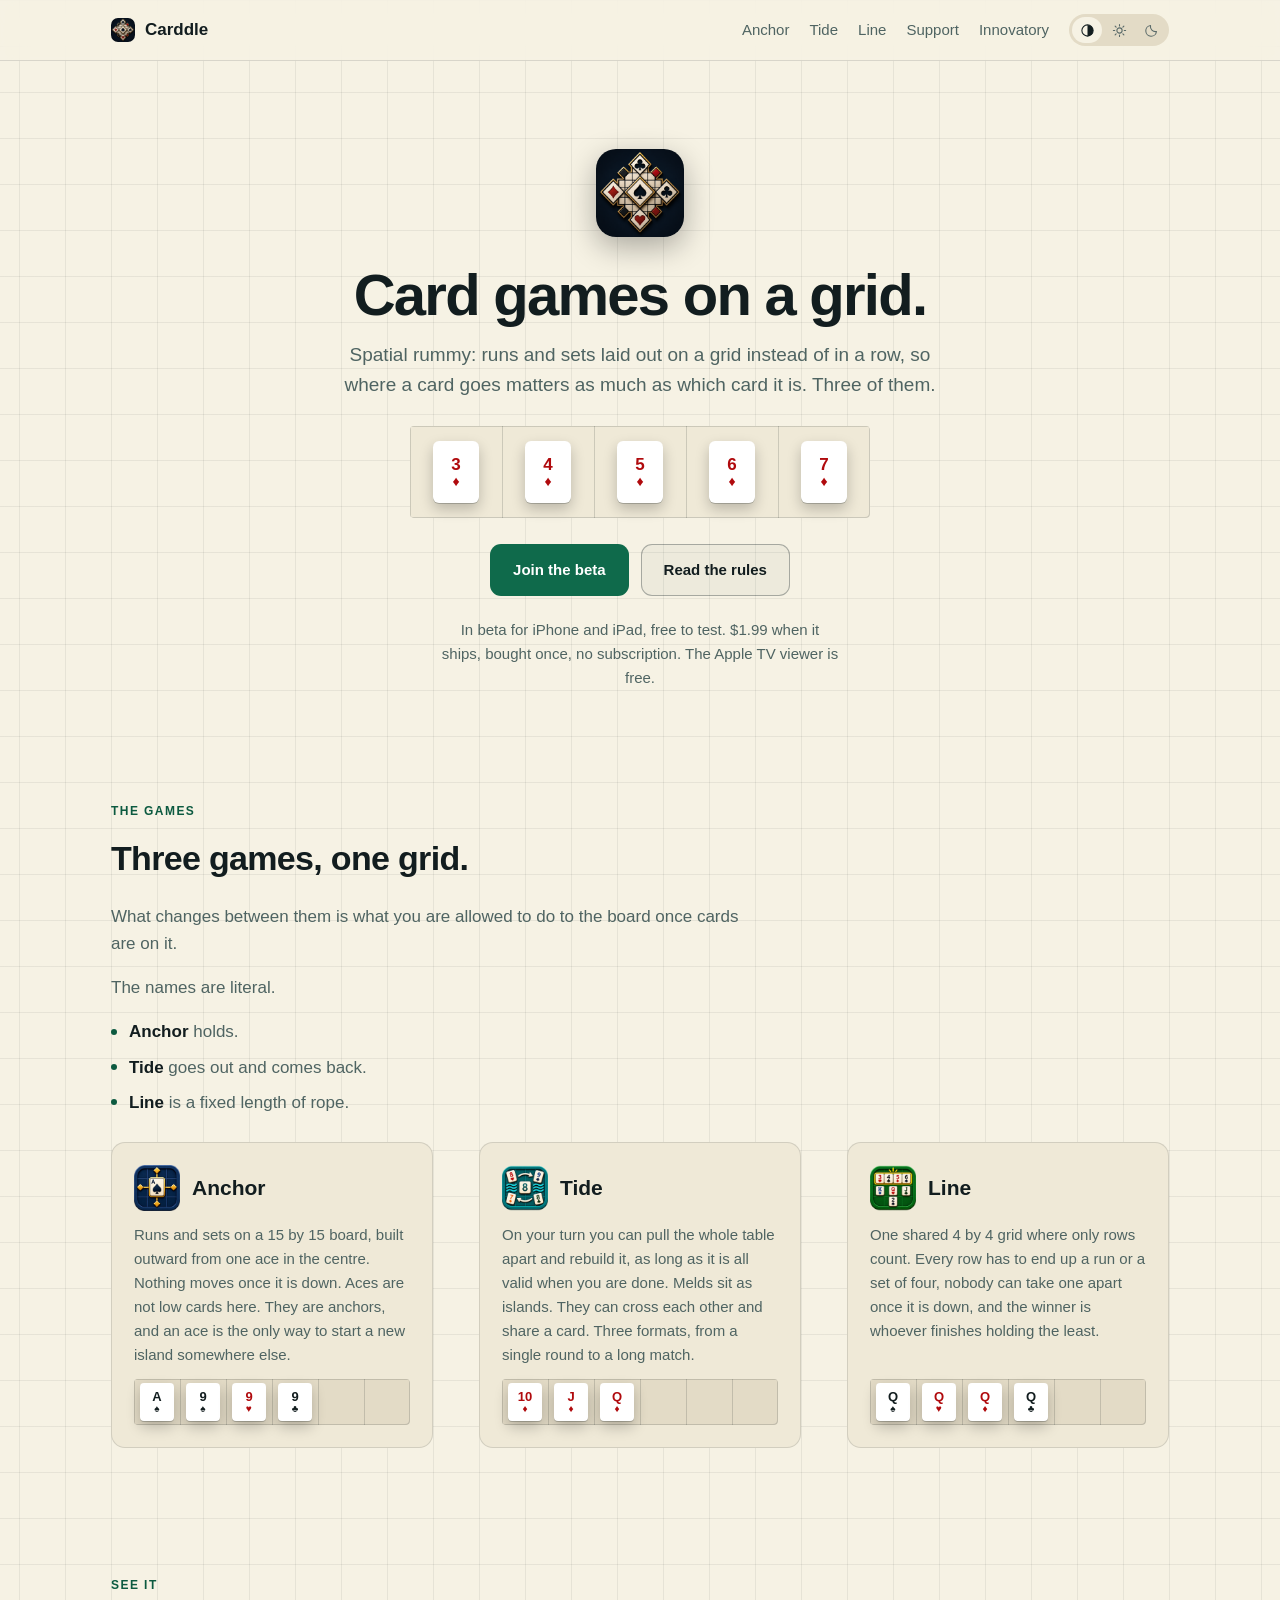
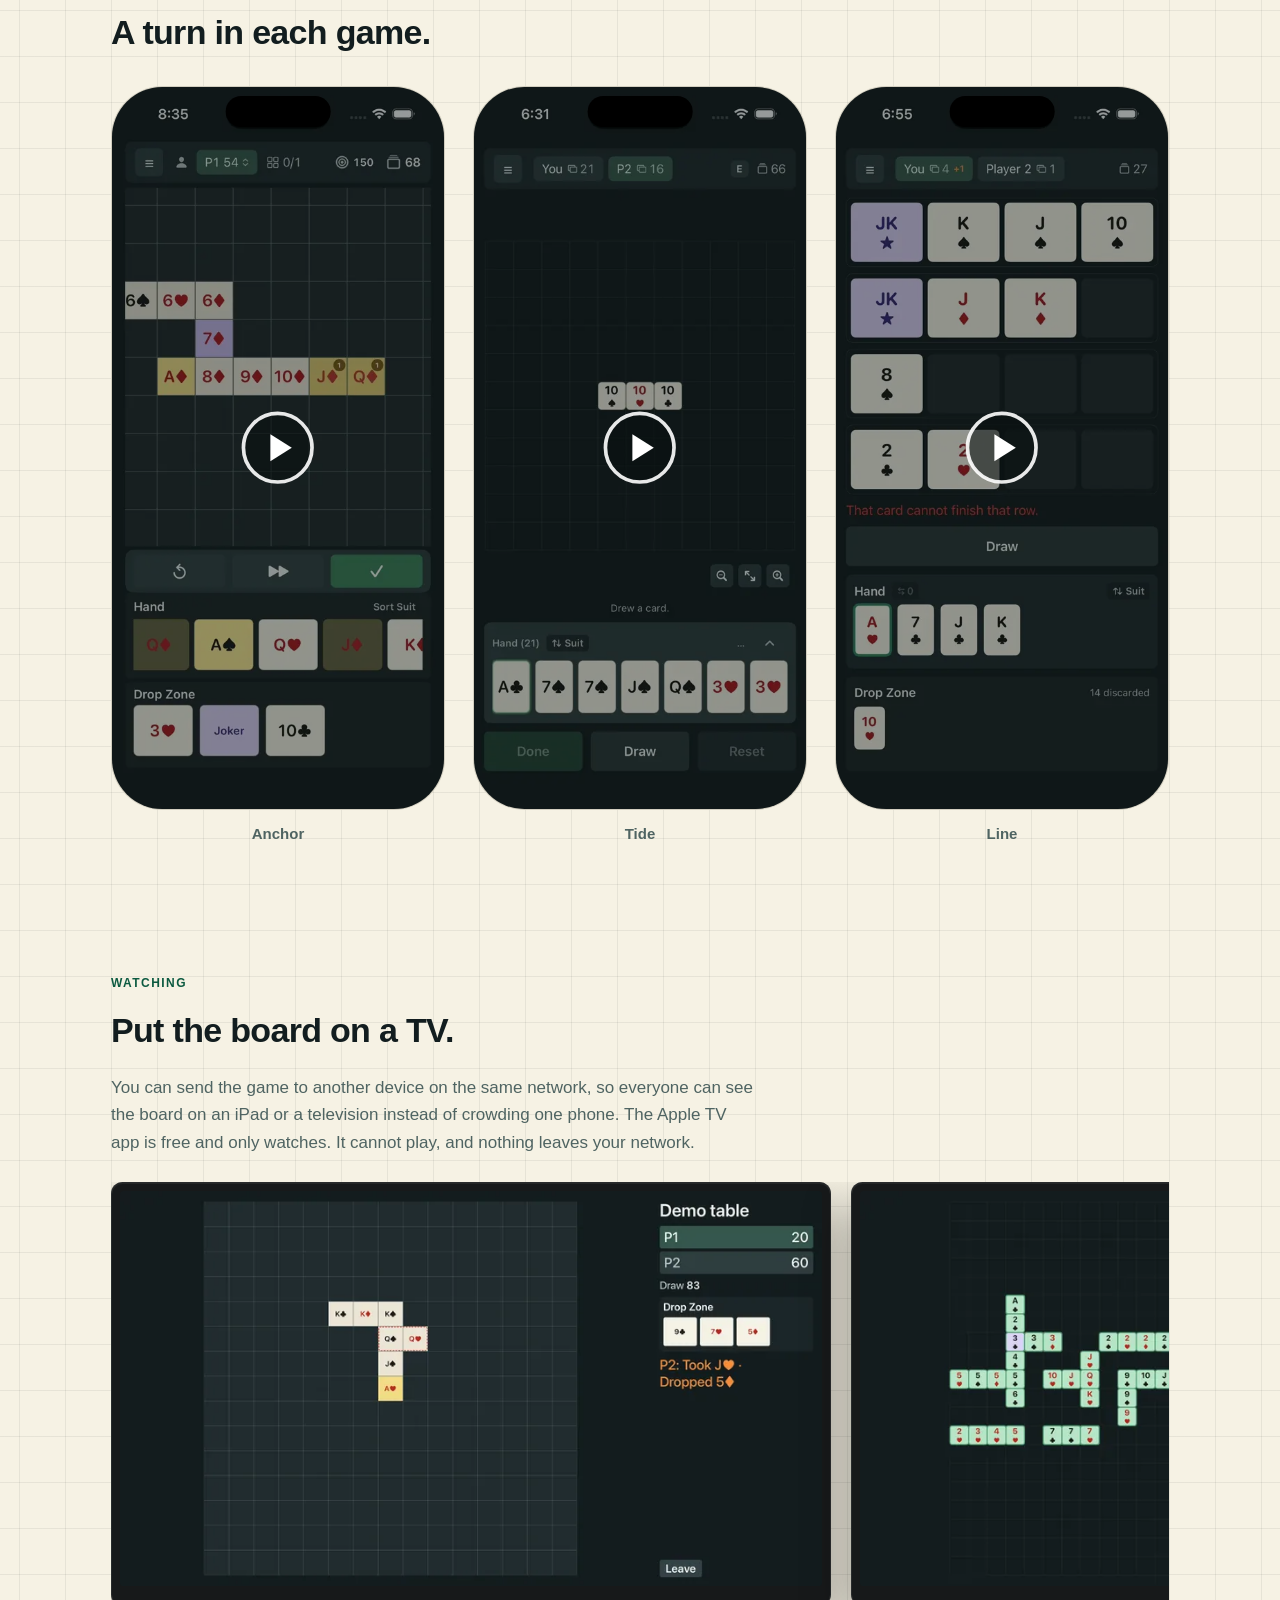
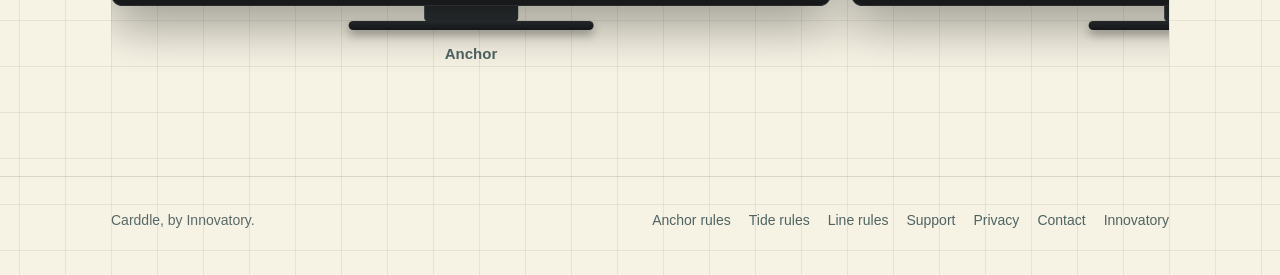
<file: index.html>
<!DOCTYPE html>
<html lang="en">
<head>
  <meta charset="UTF-8" />
  <meta name="viewport" content="width=device-width, initial-scale=1.0" />
  <title>Carddle</title>
  <meta name="description" content="Spatial rummy. Three card games where runs and sets are laid out on a grid, and where you play a card matters as much as which card it is." />
  <link rel="canonical" href="https://carddle.net/" />
  <link rel="icon" href="assets/logo-128.png" type="image/png" />
  <link rel="apple-touch-icon" href="assets/logo-256.png" />
  <link rel="stylesheet" href="carddle.css" />
  <meta name="theme-color" content="#121d1f" />
  <script src="theme.js"></script>

  <meta property="og:type" content="website" />
  <meta property="og:title" content="Carddle" />
  <meta property="og:description" content="Spatial rummy. Three card games where runs and sets are laid out on a grid, and where you play a card matters as much as which card it is." />
  <meta property="og:url" content="https://carddle.net/" />
  <meta property="og:image" content="https://carddle.net/assets/og.jpg" />
  <meta property="og:image:width" content="1200" />
  <meta property="og:image:height" content="630" />
  <meta name="twitter:card" content="summary_large_image" />
</head>
<body class="home">
  <a class="skip" href="#main">Skip to content</a>

  <nav class="nav">
    <div class="wrap nav-inner">
      <a class="nav-home" href="./">
        <img src="assets/logo-64.png" alt="" width="24" height="24" />
        <span class="nav-word">Carddle</span>
      </a>
      <div class="nav-links">
        <a href="anchor/">Anchor</a>
        <a href="tide/">Tide</a>
        <a href="line/">Line</a>
        <a href="support/" class="optional">Support</a>
        <a href="https://innovatory.xyz/" class="optional">Innovatory</a>
        <span class="theme-mount" data-theme-mount></span>
      </div>
    </div>
  </nav>

  <main id="main">
    <header class="hero">
      <div class="wrap">
        <img class="mark" src="assets/logo-256.png" alt="" width="88" height="88" />
        <h1>Card games on a grid.</h1>
        <p class="sub">
          Spatial rummy: runs and sets laid out on a grid instead of in a row, so where a
          card goes matters as much as which card it is. Three of them.
        </p>

        <div class="meld board" aria-hidden="true" style="margin-bottom:26px">
          <span class="card red"><span class="r">3</span><span class="s">&diams;</span></span>
          <span class="card red"><span class="r">4</span><span class="s">&diams;</span></span>
          <span class="card red"><span class="r">5</span><span class="s">&diams;</span></span>
          <span class="card red"><span class="r">6</span><span class="s">&diams;</span></span>
          <span class="card red"><span class="r">7</span><span class="s">&diams;</span></span>
        </div>

        <!-- Public TestFlight link. Builds expire 90 days after upload. -->
        <div class="cta-row">
          <a class="btn btn-primary" href="https://testflight.apple.com/join/eAvEjyvt">Join the beta</a>
          <a class="btn btn-ghost" href="anchor/">Read the rules</a>
        </div>

        <p class="avail">
          In beta for iPhone and iPad, free to test. $1.99 when it ships, bought once, no
          subscription. The Apple&nbsp;TV viewer is free.
        </p>
      </div>
    </header>

    <section class="section">
      <div class="wrap">
        <p class="kicker">The games</p>
        <h2>Three games, one grid.</h2>
        <p class="lede">
          What changes between them is what you are allowed to do to the board once cards
          are on it.
        </p>
        <p class="lede">The names are literal.</p>
        <ul class="names">
          <li><strong>Anchor</strong> holds.</li>
          <li><strong>Tide</strong> goes out and comes back.</li>
          <li><strong>Line</strong> is a fixed length of rope.</li>
        </ul>

        <div class="games">
          <a class="game" href="anchor/">
            <div class="game-head">
              <img src="assets/games/anchor-128.png" alt="" class="game-icon"
                   width="46" height="46" loading="lazy" />
              <h3>Anchor</h3>
            </div>
            <p>
              Runs and sets on a 15 by 15 board, built outward from one ace in the centre.
              Nothing moves once it is down. Aces are not low cards here. They are anchors,
              and an ace is the only way to start a new island somewhere else.
            </p>
            <div class="meld demo board" aria-hidden="true">
              <span class="card small"><span class="r">A</span><span class="s">&spades;</span></span>
              <span class="card small"><span class="r">9</span><span class="s">&spades;</span></span>
              <span class="card small red"><span class="r">9</span><span class="s">&hearts;</span></span>
              <span class="card small"><span class="r">9</span><span class="s">&clubs;</span></span>
            </div>
          </a>

          <a class="game" href="tide/">
            <div class="game-head">
              <img src="assets/games/tide-128.png" alt="" class="game-icon"
                   width="46" height="46" loading="lazy" />
              <h3>Tide</h3>
            </div>
            <p>
              On your turn you can pull the whole table apart and rebuild it, as long as it
              is all valid when you are done. Melds sit as islands. They can cross each
              other and share a card. Three formats, from a single round to a long match.
            </p>
            <div class="meld demo board" aria-hidden="true">
              <span class="card small red"><span class="r">10</span><span class="s">&diams;</span></span>
              <span class="card small red"><span class="r">J</span><span class="s">&diams;</span></span>
              <span class="card small red"><span class="r">Q</span><span class="s">&diams;</span></span>
            </div>
          </a>

          <a class="game" href="line/">
            <div class="game-head">
              <img src="assets/games/line-128.png" alt="" class="game-icon"
                   width="46" height="46" loading="lazy" />
              <h3>Line</h3>
            </div>
            <p>
              One shared 4 by 4 grid where only rows count. Every row has to end up a run
              or a set of four, nobody can take one apart once it is down, and the winner
              is whoever finishes holding the least.
            </p>
            <div class="meld demo board" aria-hidden="true">
              <span class="card small"><span class="r">Q</span><span class="s">&spades;</span></span>
              <span class="card small red"><span class="r">Q</span><span class="s">&hearts;</span></span>
              <span class="card small red"><span class="r">Q</span><span class="s">&diams;</span></span>
              <span class="card small"><span class="r">Q</span><span class="s">&clubs;</span></span>
            </div>
          </a>
        </div>
      </div>
    </section>

    <section class="section" aria-labelledby="see-heading">
      <div class="wrap">
        <p class="kicker">See it</p>
        <h2 id="see-heading">A turn in each game.</h2>
        <div class="clips">
          <figure class="clip">
            <div class="clip-frame">
              <video src="assets/shots/anchor.mp4" poster="assets/shots/anchor-poster.webp"
                     muted playsinline preload="auto"
                     aria-label="Anchor being played"></video>
              <button class="clip-play" type="button" data-name="Anchor" aria-label="Play Anchor">
                <svg viewBox="0 0 24 24" aria-hidden="true" focusable="false">
                  <circle cx="12" cy="12" r="11.2" />
                  <path class="i-play" d="M9.6 7.6 L16.6 12 L9.6 16.4 Z" />
                  <path class="i-pause" d="M9.4 7.8h1.9v8.4H9.4z M12.7 7.8h1.9v8.4h-1.9z" />
                </svg>
              </button>
            </div>
            <figcaption>Anchor</figcaption>
          </figure>
          <figure class="clip">
            <div class="clip-frame">
              <video src="assets/shots/tide.mp4" poster="assets/shots/tide-poster.webp"
                     muted playsinline preload="auto"
                     aria-label="Tide being played"></video>
              <button class="clip-play" type="button" data-name="Tide" aria-label="Play Tide">
                <svg viewBox="0 0 24 24" aria-hidden="true" focusable="false">
                  <circle cx="12" cy="12" r="11.2" />
                  <path class="i-play" d="M9.6 7.6 L16.6 12 L9.6 16.4 Z" />
                  <path class="i-pause" d="M9.4 7.8h1.9v8.4H9.4z M12.7 7.8h1.9v8.4h-1.9z" />
                </svg>
              </button>
            </div>
            <figcaption>Tide</figcaption>
          </figure>
          <figure class="clip">
            <div class="clip-frame">
              <video src="assets/shots/line.mp4" poster="assets/shots/line-poster.webp"
                     muted playsinline preload="auto"
                     aria-label="Line being played"></video>
              <button class="clip-play" type="button" data-name="Line" aria-label="Play Line">
                <svg viewBox="0 0 24 24" aria-hidden="true" focusable="false">
                  <circle cx="12" cy="12" r="11.2" />
                  <path class="i-play" d="M9.6 7.6 L16.6 12 L9.6 16.4 Z" />
                  <path class="i-pause" d="M9.4 7.8h1.9v8.4H9.4z M12.7 7.8h1.9v8.4h-1.9z" />
                </svg>
              </button>
            </div>
            <figcaption>Line</figcaption>
          </figure>
        </div>
      </div>
    </section>

    <section class="section">
      <div class="wrap">
        <p class="kicker">Watching</p>
        <h2>Put the board on a TV.</h2>
        <p class="lede">
          You can send the game to another device on the same network, so everyone can see
          the board on an iPad or a television instead of crowding one phone. The Apple TV
          app is free and only watches. It cannot play, and nothing leaves your network.
        </p>

        <div class="tv-strip" tabindex="0" role="group"
             aria-label="The three games shown on an Apple TV. Scroll sideways.">
          <figure class="tv">
            <div class="tv-set">
              <div class="tv-screen">
                <img src="assets/shots/tv-anchor-800.webp"
                   srcset="assets/shots/tv-anchor-800.webp 800w, assets/shots/tv-anchor-1600.webp 1600w"
                   sizes="(max-width: 760px) 88vw, 720px"
                   width="800" height="450" alt="Anchor on an Apple TV" loading="lazy" />
              </div>
              <div class="tv-stand" aria-hidden="true"></div>
            </div>
            <figcaption>Anchor</figcaption>
          </figure>
          <figure class="tv">
            <div class="tv-set">
              <div class="tv-screen">
                <img src="assets/shots/tv-tide-800.webp"
                   srcset="assets/shots/tv-tide-800.webp 800w, assets/shots/tv-tide-1600.webp 1600w"
                   sizes="(max-width: 760px) 88vw, 720px"
                   width="800" height="450" alt="Tide on an Apple TV" loading="lazy" />
              </div>
              <div class="tv-stand" aria-hidden="true"></div>
            </div>
            <figcaption>Tide</figcaption>
          </figure>
          <figure class="tv">
            <div class="tv-set">
              <div class="tv-screen">
                <img src="assets/shots/tv-line-800.webp"
                   srcset="assets/shots/tv-line-800.webp 800w, assets/shots/tv-line-1600.webp 1600w"
                   sizes="(max-width: 760px) 88vw, 720px"
                   width="800" height="450" alt="Line on an Apple TV" loading="lazy" />
              </div>
              <div class="tv-stand" aria-hidden="true"></div>
            </div>
            <figcaption>Line</figcaption>
          </figure>
        </div>
        <p class="tv-hint">Scroll sideways for the other two.</p>
      </div>
    </section>

  </main>

  <footer class="footer">
    <div class="wrap footer-inner">
      <p>Carddle, by Innovatory.</p>
      <div class="footer-links">
        <a href="anchor/">Anchor rules</a>
        <a href="tide/">Tide rules</a>
        <a href="line/">Line rules</a>
        <a href="support/">Support</a>
        <a href="privacy/">Privacy</a>
        <a href="mailto:carddle@innovatory.xyz">Contact</a>
        <a href="https://innovatory.xyz/">Innovatory</a>
      </div>
    </div>
  </footer>

    <script>
      /* Autoplay runs once: first clip, then second, then third, then it stops.
         The button over each clip toggles: it plays a stopped clip and pauses a
         running one, so a clip that is playing still has a control. While it
         plays the button is invisible and only appears on hover or keyboard
         focus, so it never sits on top of the board. */
      (function () {
        var wrap = document.querySelector('.clips');
        if (!wrap) return;
        var clips = [].slice.call(wrap.querySelectorAll('.clip'));
        if (!clips.length) return;
        var vids = clips.map(function (c) { return c.querySelector('video'); });
        var btns = clips.map(function (c) { return c.querySelector('.clip-play'); });
        var reduced = window.matchMedia('(prefers-reduced-motion: reduce)').matches;

        function paint() {
          vids.forEach(function (v, k) {
            var on = !v.paused;
            btns[k].classList.toggle('playing', on);
            btns[k].setAttribute('aria-label',
              (on ? 'Pause ' : 'Play ') + btns[k].getAttribute('data-name'));
          });
        }
        function play(n) {
          vids.forEach(function (v, k) {
            if (k !== n) { v.pause(); try { v.currentTime = 0; } catch (e) {} }
          });
          var go = vids[n].play();
          if (go && go.catch) go.catch(function () { paint(); });
          paint();
        }

        var auto = !reduced, started = false;
        vids.forEach(function (v, k) {
          v.addEventListener('ended', function () {
            paint();
            if (auto && k + 1 < vids.length) play(k + 1); else auto = false;
          });
          ['play', 'pause'].forEach(function (e) { v.addEventListener(e, paint); });
          btns[k].addEventListener('click', function () {
            auto = false;
            if (v.paused) play(k); else v.pause();
          });
        });

        paint();
        if (reduced) return;
        if ('IntersectionObserver' in window) {
          new IntersectionObserver(function (entries, obs) {
            entries.forEach(function (e) {
              if (e.isIntersecting && !started) { started = true; obs.disconnect(); play(0); }
            });
          }, { threshold: 0.25 }).observe(wrap);
        } else { started = true; play(0); }
      }());
    </script>
  </body>
</html>
</file>
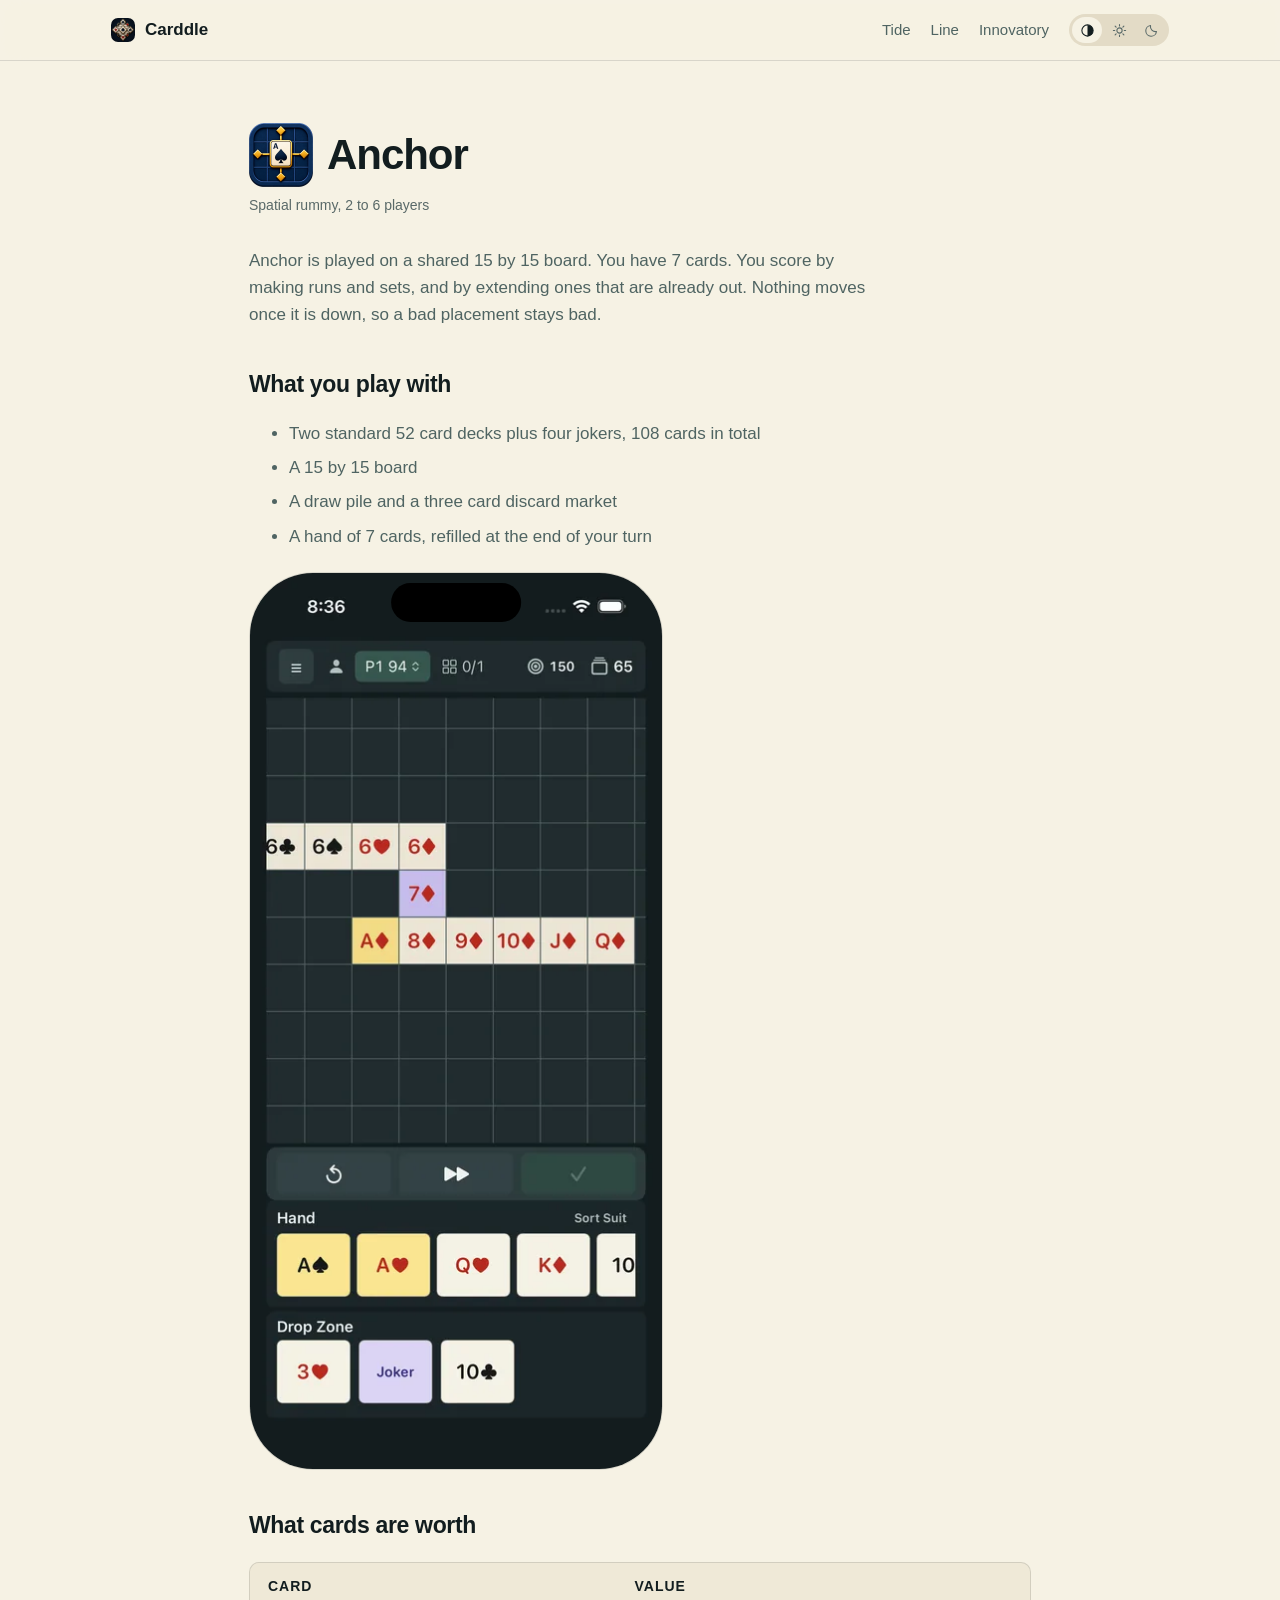
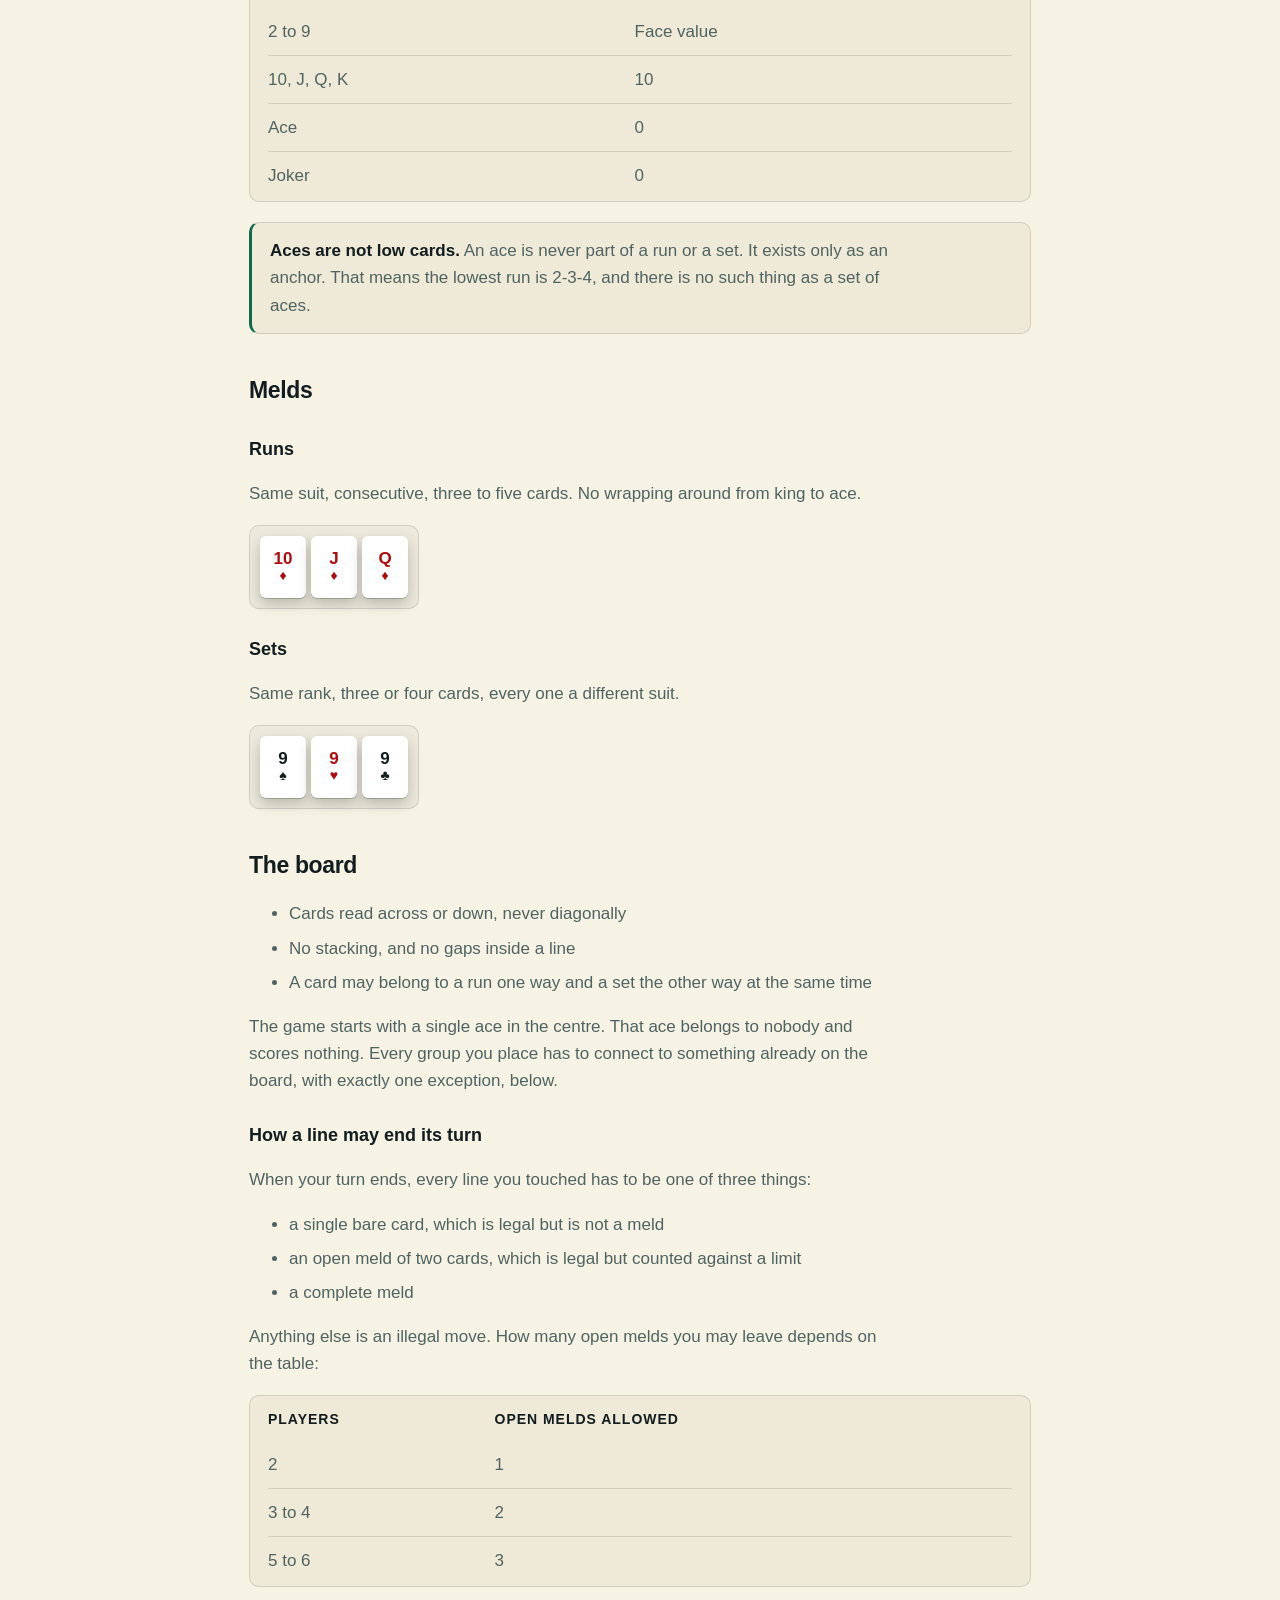
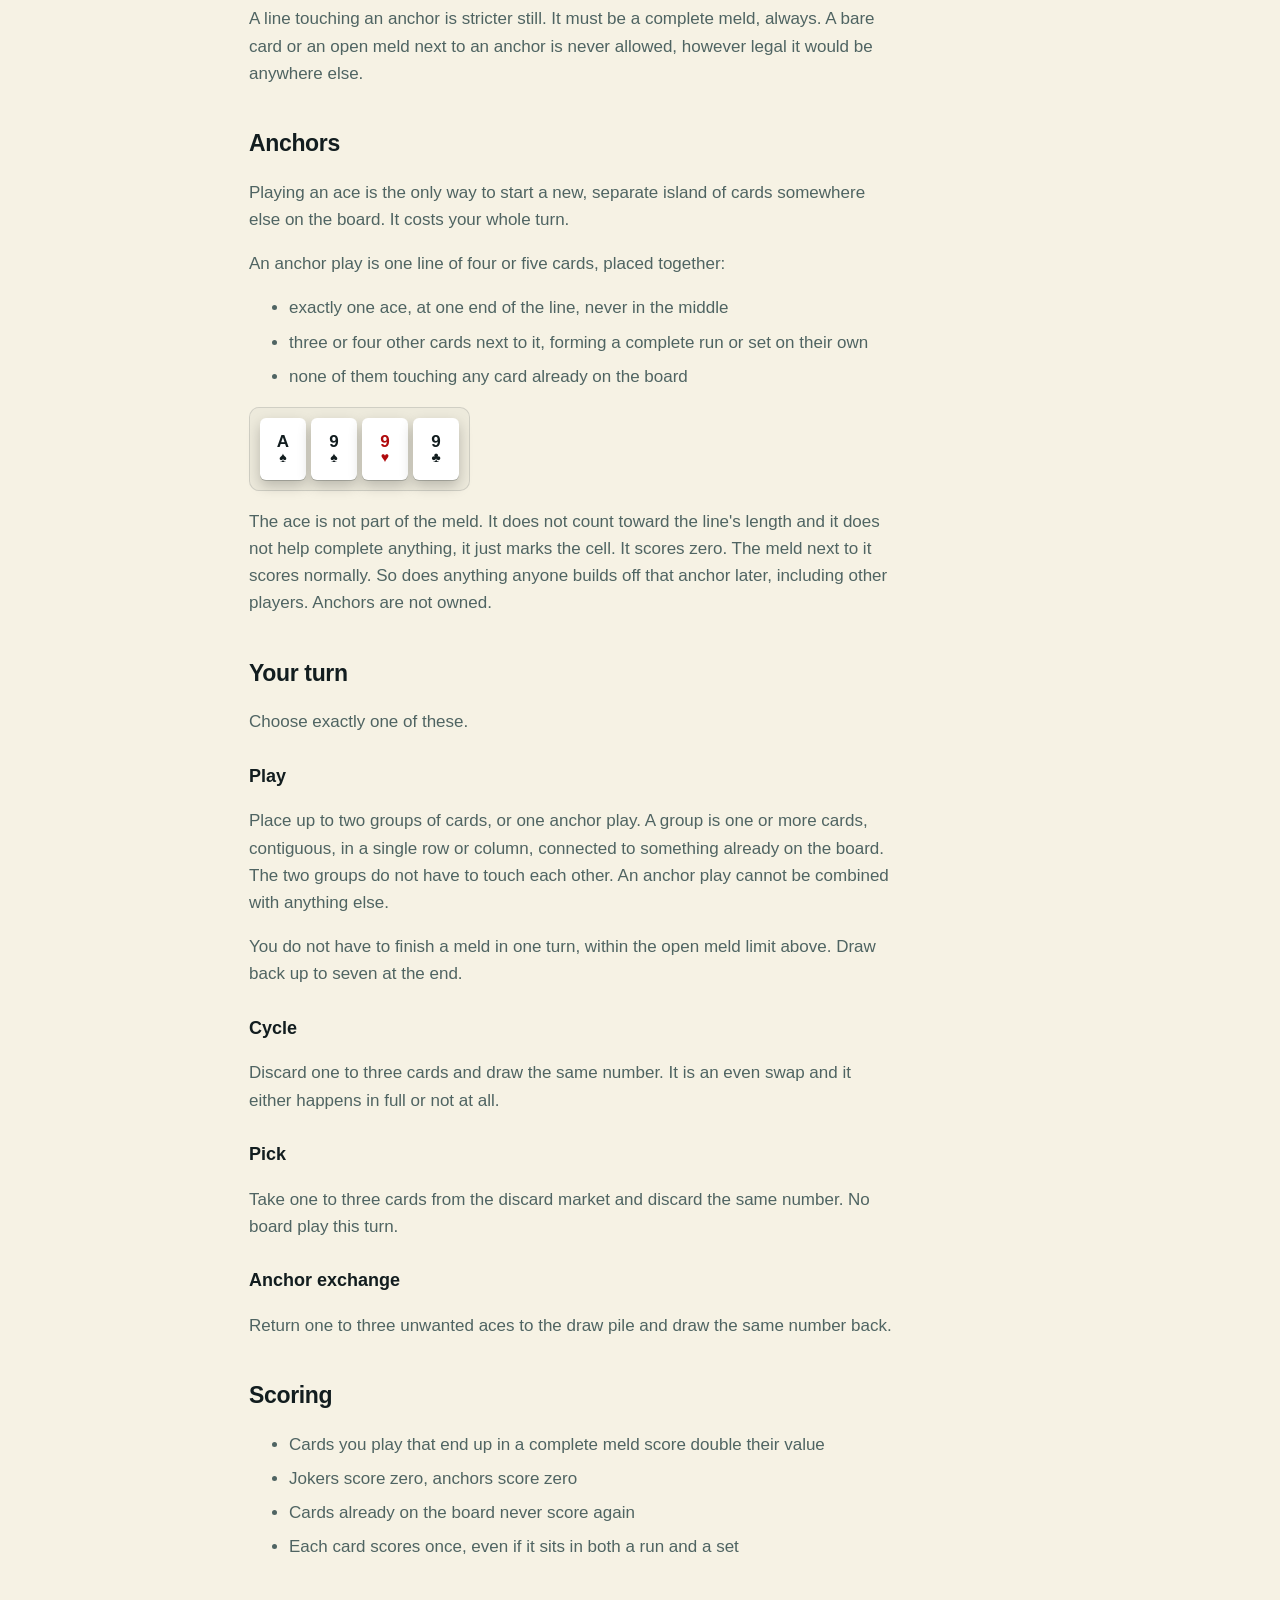
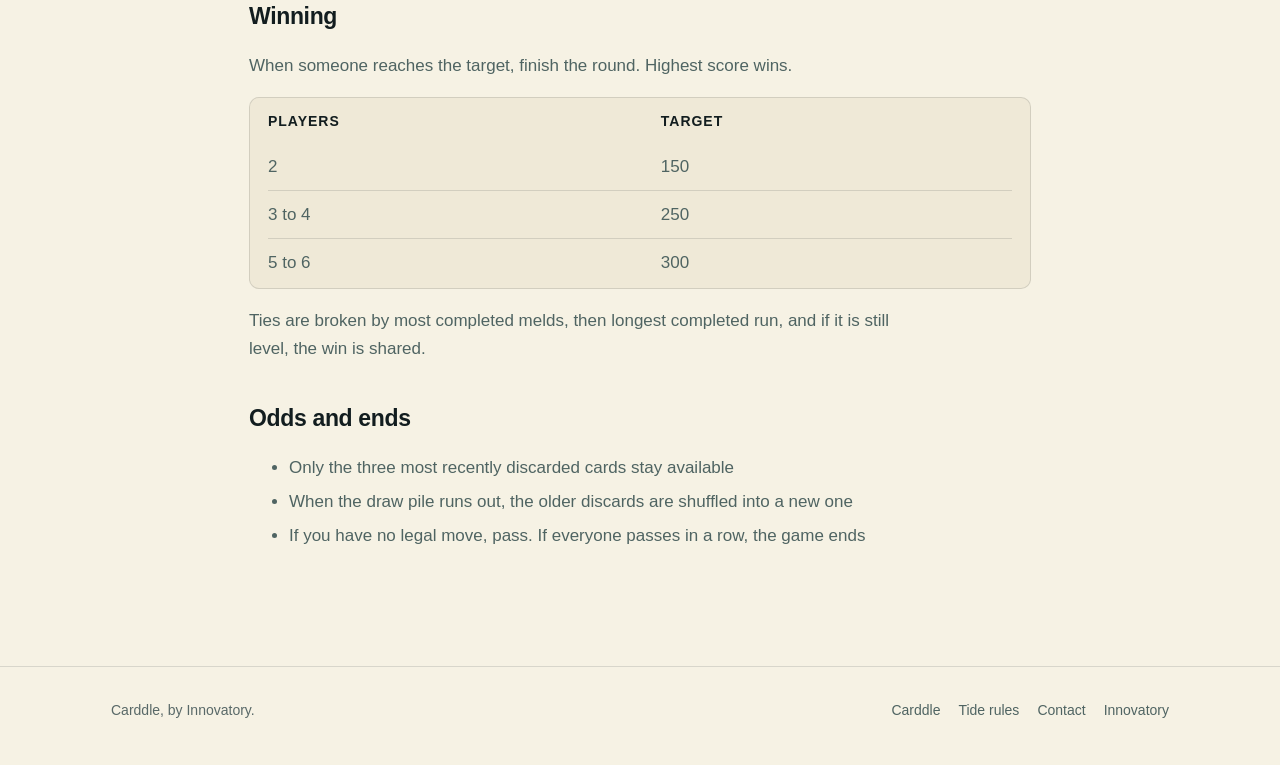
<file: anchor/index.html>
<!DOCTYPE html>
<html lang="en">
<head>
  <meta charset="UTF-8" />
  <meta name="viewport" content="width=device-width, initial-scale=1.0" />
  <title>Anchor rules</title>
  <meta name="description" content="How to play Anchor: runs and sets on a 15 by 15 board, where aces are anchors rather than low cards and nothing moves once played." />
  <link rel="canonical" href="https://carddle.net/anchor/" />
  <link rel="icon" href="../assets/logo-128.png" type="image/png" />
  <link rel="stylesheet" href="../carddle.css" />
  <meta name="theme-color" content="#121d1f" />
  <script src="../theme.js"></script>

  <meta property="og:type" content="website" />
  <meta property="og:title" content="Anchor rules" />
  <meta property="og:description" content="How to play Anchor: runs and sets on a 15 by 15 board, where aces are anchors rather than low cards and nothing moves once played." />
  <meta property="og:url" content="https://carddle.net/anchor/" />
  <meta property="og:image" content="https://carddle.net/assets/og.jpg" />
  <meta property="og:image:width" content="1200" />
  <meta property="og:image:height" content="630" />
  <meta name="twitter:card" content="summary_large_image" />
</head>
<body>
  <a class="skip" href="#main">Skip to content</a>

  <nav class="nav">
    <div class="wrap nav-inner">
      <a class="nav-home" href="../">
        <img src="../assets/logo-64.png" alt="" width="24" height="24" />
        <span class="nav-word">Carddle</span>
      </a>
      <div class="nav-links">
        <a href="../tide/">Tide</a>
        <a href="../line/">Line</a>
        <a href="https://innovatory.xyz/" class="optional">Innovatory</a>
        <span class="theme-mount" data-theme-mount></span>
      </div>
    </div>
  </nav>

  <main id="main" class="doc">
    <div class="wrap narrow">
      <div class="doc-head">
        <img src="../assets/games/anchor-256.png" alt="" class="doc-icon"
             width="64" height="64" />
        <h1>Anchor</h1>
      </div>
      <p class="updated">Spatial rummy, 2 to 6 players</p>

      <p>
        Anchor is played on a shared 15 by 15 board. You have 7 cards. You score by making
        runs and sets, and by extending ones that are already out. Nothing moves once it is
        down, so a bad placement stays bad.
      </p>

      <h2>What you play with</h2>
      <ul>
        <li>Two standard 52 card decks plus four jokers, 108 cards in total</li>
        <li>A 15 by 15 board</li>
        <li>A draw pile and a three card discard market</li>
        <li>A hand of 7 cards, refilled at the end of your turn</li>
      </ul>

      <figure class="shot">
        <img src="../assets/shots/anchor-414.webp"
             srcset="../assets/shots/anchor-414.webp 1x, ../assets/shots/anchor-828.webp 2x"
             width="414" height="900" alt="Anchor on an iPhone" loading="lazy" />
      </figure>

      <h2>What cards are worth</h2>
      <div class="table-wrap">
        <table>
          <thead><tr><th>Card</th><th>Value</th></tr></thead>
          <tbody>
            <tr><td>2 to 9</td><td>Face value</td></tr>
            <tr><td>10, J, Q, K</td><td>10</td></tr>
            <tr><td>Ace</td><td>0</td></tr>
            <tr><td>Joker</td><td>0</td></tr>
          </tbody>
        </table>
      </div>

      <div class="note">
        <p>
          <strong>Aces are not low cards.</strong> An ace is never part of a run or a set.
          It exists only as an anchor. That means the lowest run is 2-3-4, and there is no
          such thing as a set of aces.
        </p>
      </div>

      <h2>Melds</h2>

      <h3>Runs</h3>
      <p>Same suit, consecutive, three to five cards. No wrapping around from king to ace.</p>
      <div class="meld" aria-hidden="true">
        <span class="card red"><span class="r">10</span><span class="s">&diams;</span></span>
        <span class="card red"><span class="r">J</span><span class="s">&diams;</span></span>
        <span class="card red"><span class="r">Q</span><span class="s">&diams;</span></span>
      </div>

      <h3>Sets</h3>
      <p>Same rank, three or four cards, every one a different suit.</p>
      <div class="meld" aria-hidden="true">
        <span class="card"><span class="r">9</span><span class="s">&spades;</span></span>
        <span class="card red"><span class="r">9</span><span class="s">&hearts;</span></span>
        <span class="card"><span class="r">9</span><span class="s">&clubs;</span></span>
      </div>

      <h2>The board</h2>
      <ul>
        <li>Cards read across or down, never diagonally</li>
        <li>No stacking, and no gaps inside a line</li>
        <li>A card may belong to a run one way and a set the other way at the same time</li>
      </ul>

      <p>
        The game starts with a single ace in the centre. That ace belongs to nobody and
        scores nothing. Every group you place has to connect to something already on the
        board, with exactly one exception, below.
      </p>

      <h3>How a line may end its turn</h3>
      <p>When your turn ends, every line you touched has to be one of three things:</p>
      <ul>
        <li>a single bare card, which is legal but is not a meld</li>
        <li>an open meld of two cards, which is legal but counted against a limit</li>
        <li>a complete meld</li>
      </ul>
      <p>Anything else is an illegal move. How many open melds you may leave depends on the table:</p>
      <div class="table-wrap">
        <table>
          <thead><tr><th>Players</th><th>Open melds allowed</th></tr></thead>
          <tbody>
            <tr><td>2</td><td>1</td></tr>
            <tr><td>3 to 4</td><td>2</td></tr>
            <tr><td>5 to 6</td><td>3</td></tr>
          </tbody>
        </table>
      </div>
      <p>
        A line touching an anchor is stricter still. It must be a complete meld, always. A
        bare card or an open meld next to an anchor is never allowed, however legal it
        would be anywhere else.
      </p>

      <h2>Anchors</h2>
      <p>
        Playing an ace is the only way to start a new, separate island of cards somewhere
        else on the board. It costs your whole turn.
      </p>
      <p>An anchor play is one line of four or five cards, placed together:</p>
      <ul>
        <li>exactly one ace, at one end of the line, never in the middle</li>
        <li>three or four other cards next to it, forming a complete run or set on their own</li>
        <li>none of them touching any card already on the board</li>
      </ul>
      <div class="meld" aria-hidden="true">
        <span class="card"><span class="r">A</span><span class="s">&spades;</span></span>
        <span class="card"><span class="r">9</span><span class="s">&spades;</span></span>
        <span class="card red"><span class="r">9</span><span class="s">&hearts;</span></span>
        <span class="card"><span class="r">9</span><span class="s">&clubs;</span></span>
      </div>
      <p>
        The ace is not part of the meld. It does not count toward the line's length and it
        does not help complete anything, it just marks the cell. It scores zero. The meld
        next to it scores normally. So does anything anyone builds off that anchor later,
        including other players. Anchors are not owned.
      </p>

      <h2>Your turn</h2>
      <p>Choose exactly one of these.</p>

      <h3>Play</h3>
      <p>
        Place up to two groups of cards, or one anchor play. A group is one or more cards,
        contiguous, in a single row or column, connected to something already on the board.
        The two groups do not have to touch each other. An anchor play cannot be combined
        with anything else.
      </p>
      <p>
        You do not have to finish a meld in one turn, within the open meld limit above.
        Draw back up to seven at the end.
      </p>

      <h3>Cycle</h3>
      <p>
        Discard one to three cards and draw the same number. It is an even swap and it
        either happens in full or not at all.
      </p>

      <h3>Pick</h3>
      <p>
        Take one to three cards from the discard market and discard the same number. No
        board play this turn.
      </p>

      <h3>Anchor exchange</h3>
      <p>
        Return one to three unwanted aces to the draw pile and draw the same number back.
      </p>

      <h2>Scoring</h2>
      <ul>
        <li>Cards you play that end up in a complete meld score double their value</li>
        <li>Jokers score zero, anchors score zero</li>
        <li>Cards already on the board never score again</li>
        <li>Each card scores once, even if it sits in both a run and a set</li>
      </ul>

      <h2>Winning</h2>
      <p>When someone reaches the target, finish the round. Highest score wins.</p>
      <div class="table-wrap">
        <table>
          <thead><tr><th>Players</th><th>Target</th></tr></thead>
          <tbody>
            <tr><td>2</td><td>150</td></tr>
            <tr><td>3 to 4</td><td>250</td></tr>
            <tr><td>5 to 6</td><td>300</td></tr>
          </tbody>
        </table>
      </div>
      <p>
        Ties are broken by most completed melds, then longest completed run, and if it is
        still level, the win is shared.
      </p>

      <h2>Odds and ends</h2>
      <ul>
        <li>Only the three most recently discarded cards stay available</li>
        <li>When the draw pile runs out, the older discards are shuffled into a new one</li>
        <li>If you have no legal move, pass. If everyone passes in a row, the game ends</li>
      </ul>
    </div>
  </main>

  <footer class="footer">
    <div class="wrap footer-inner">
      <p>Carddle, by Innovatory.</p>
      <div class="footer-links">
        <a href="../">Carddle</a>
        <a href="../tide/">Tide rules</a>
        <a href="mailto:carddle@innovatory.xyz">Contact</a>
        <a href="https://innovatory.xyz/">Innovatory</a>
      </div>
    </div>
  </footer>
</body>
</html>
</file>
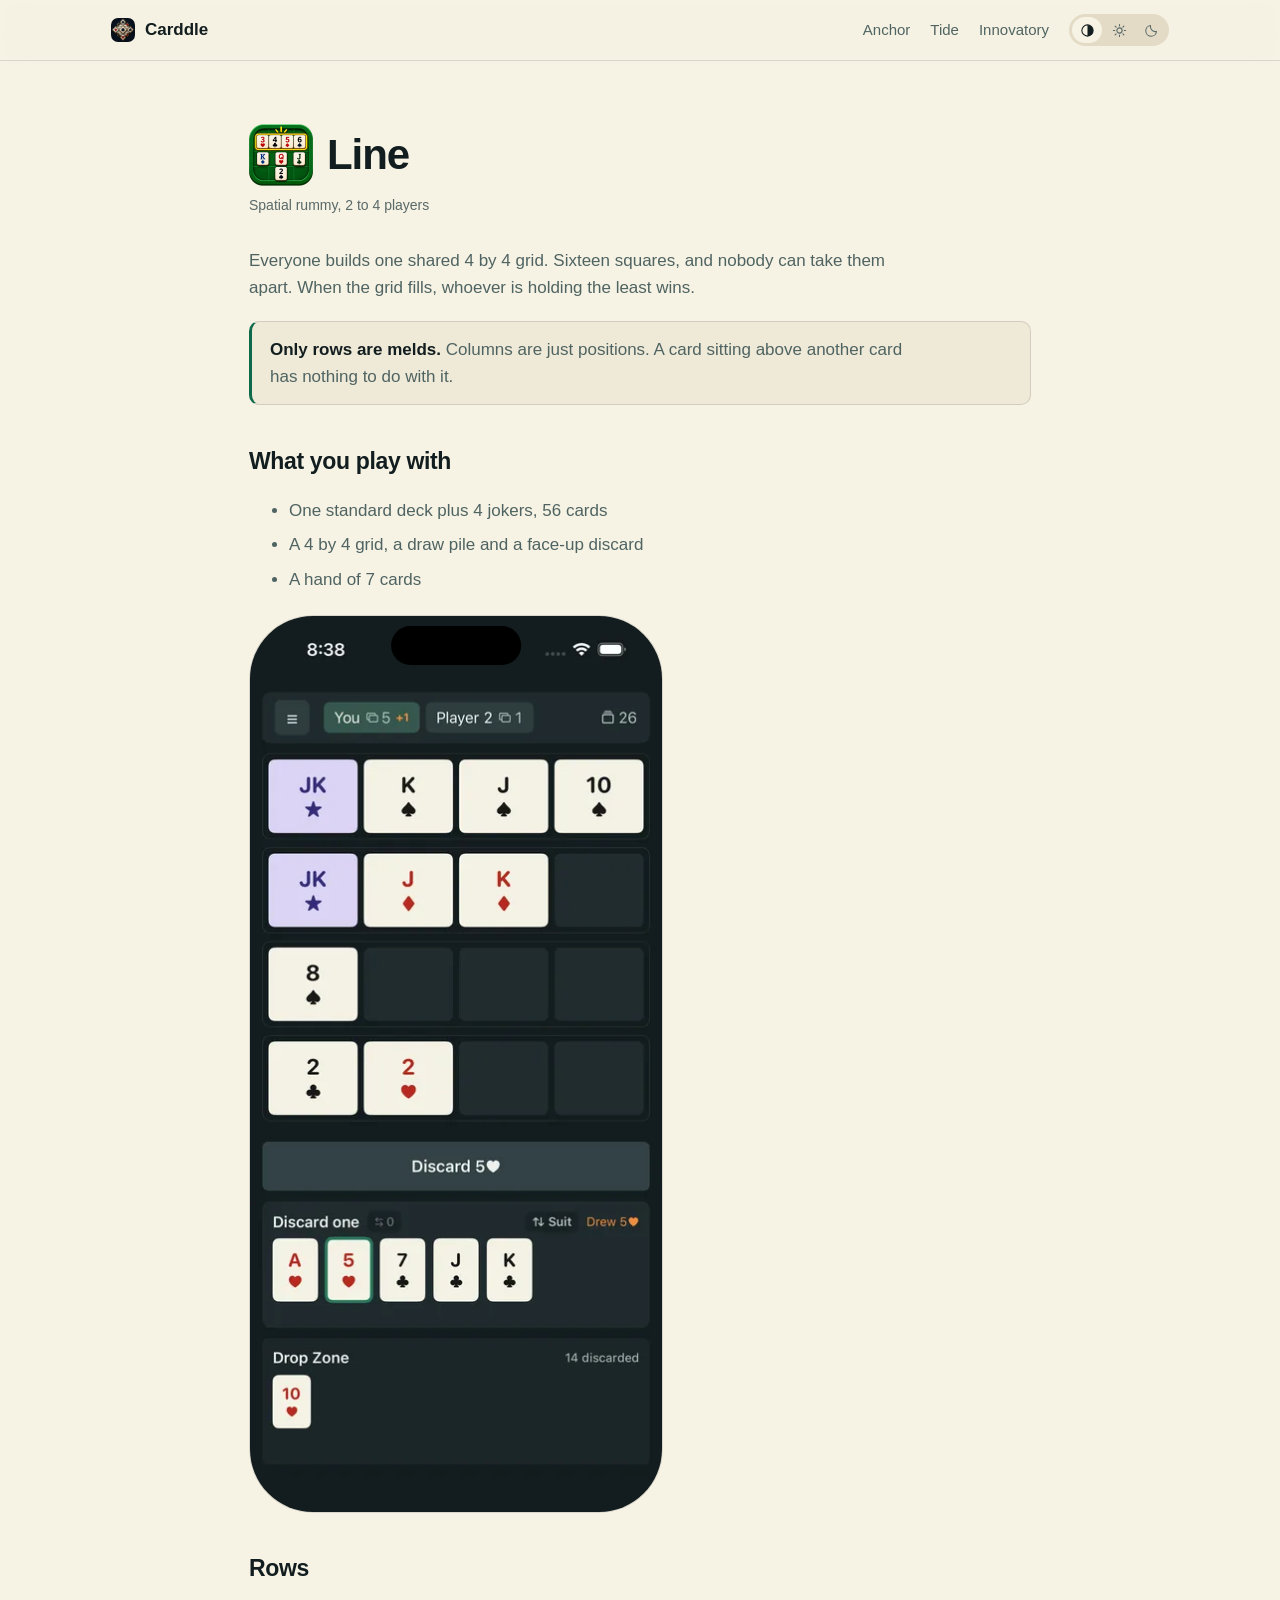
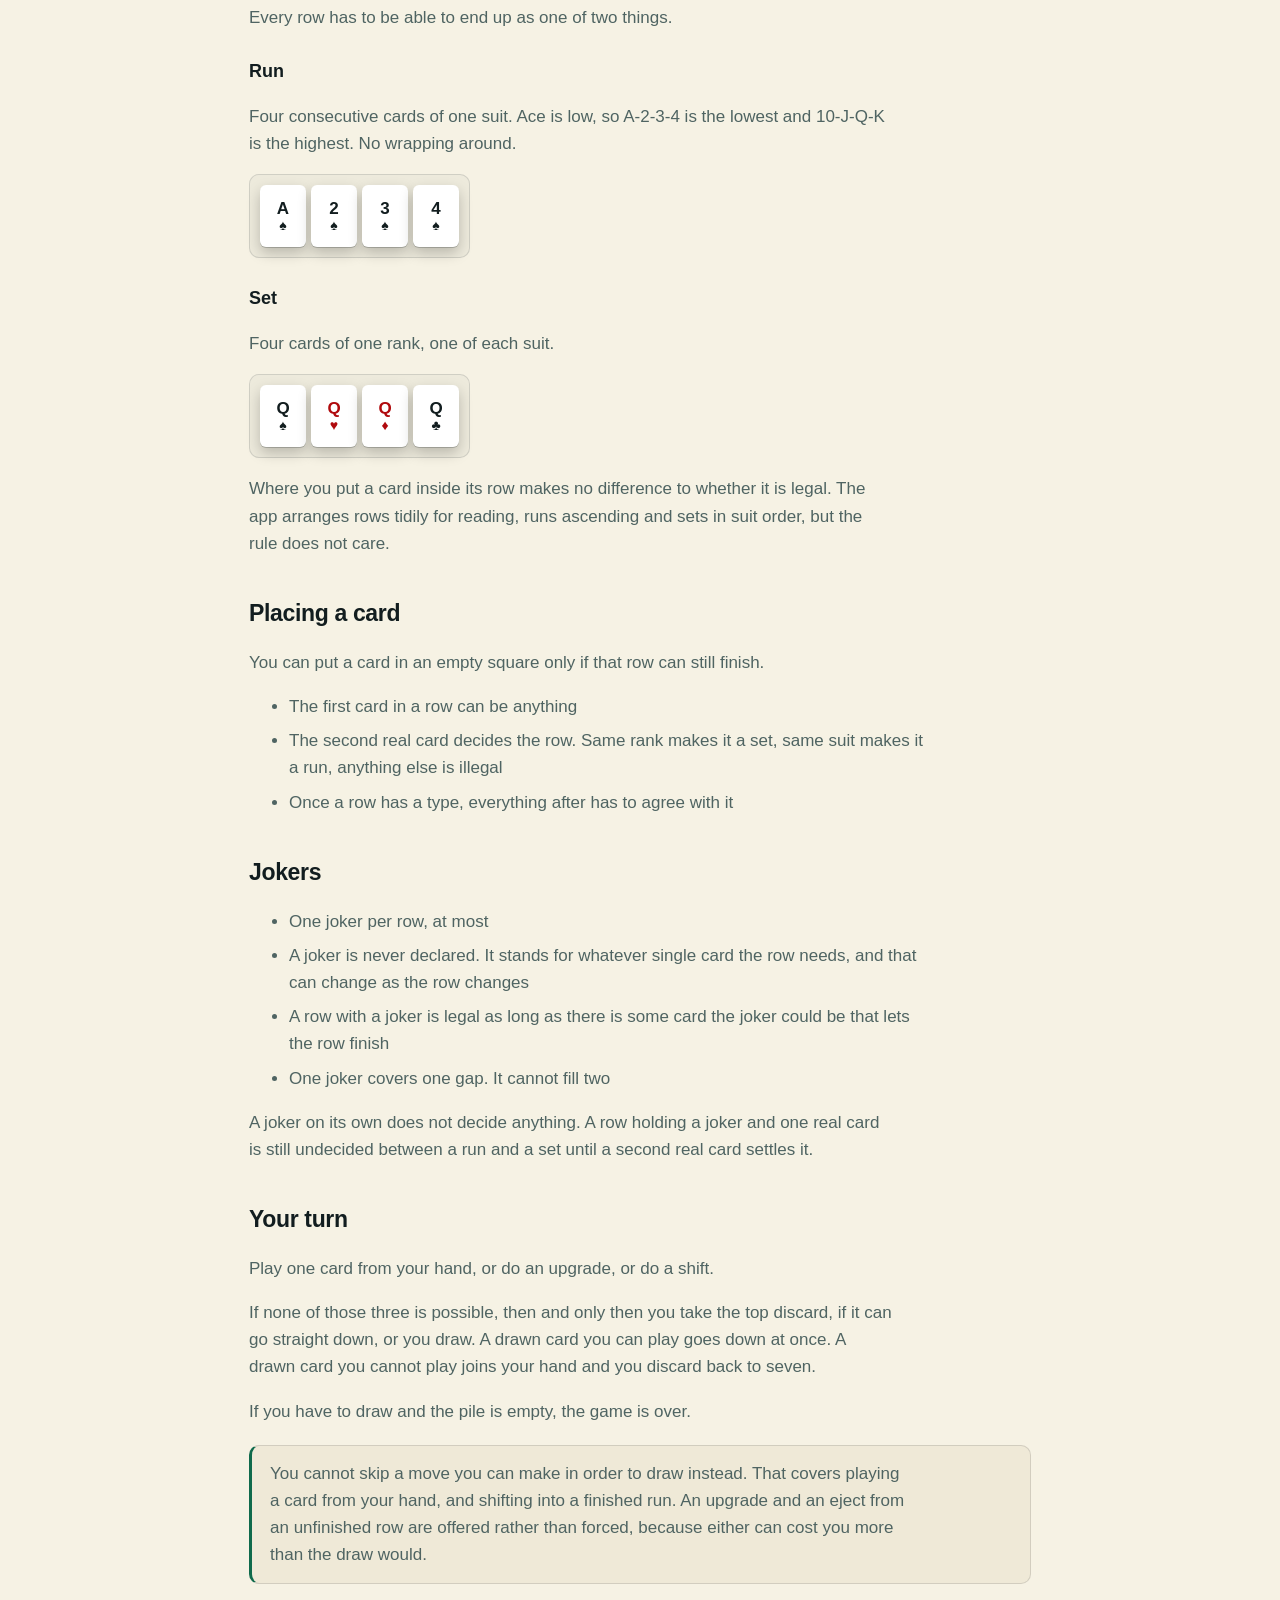
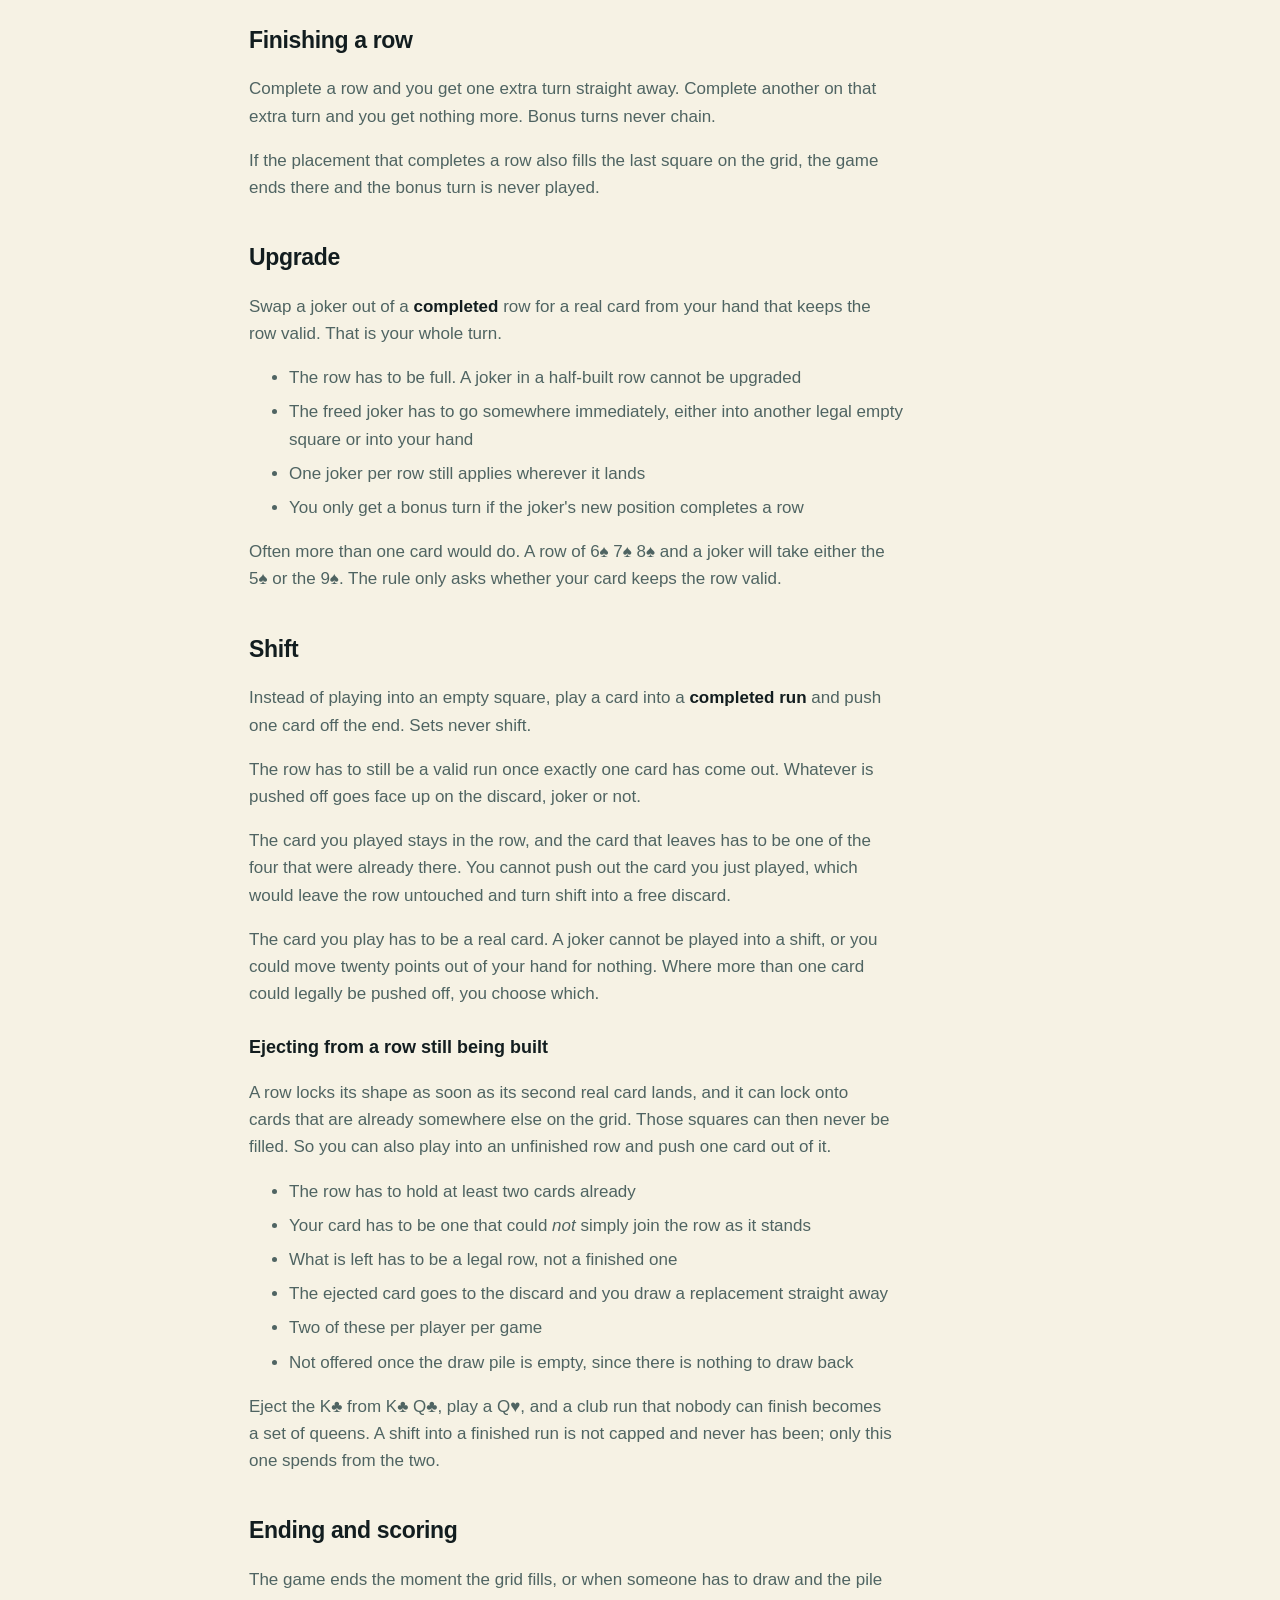
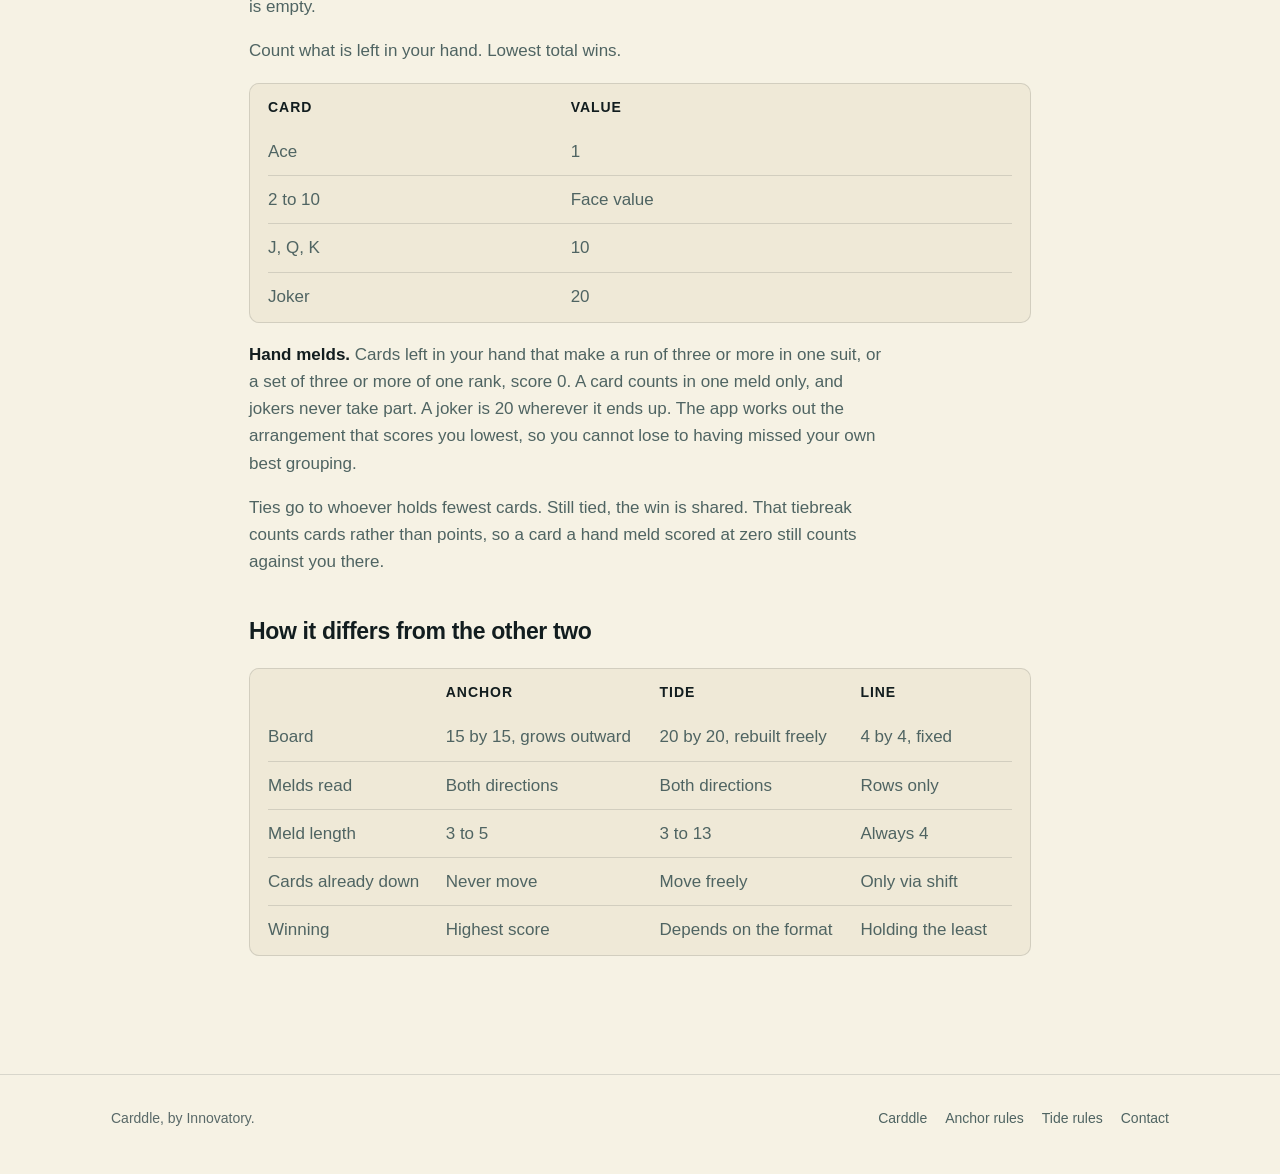
<file: line/index.html>
<!DOCTYPE html>
<html lang="en">
<head>
  <meta charset="UTF-8" />
  <meta name="viewport" content="width=device-width, initial-scale=1.0" />
  <title>Line rules</title>
  <meta name="description" content="How to play Line, a spatial rummy game on a 4 by 4 grid where every row has to end up a run or a set of four and you win by finishing with the least in hand." />
  <link rel="canonical" href="https://carddle.net/line/" />
  <link rel="icon" href="../assets/logo-128.png" type="image/png" />
  <link rel="stylesheet" href="../carddle.css" />
  <meta name="theme-color" content="#121d1f" />
  <script src="../theme.js"></script>

  <meta property="og:type" content="website" />
  <meta property="og:title" content="Line rules" />
  <meta property="og:description" content="How to play Line, a spatial rummy game on a 4 by 4 grid where every row has to end up a run or a set of four and you win by finishing with the least in hand." />
  <meta property="og:url" content="https://carddle.net/line/" />
  <meta property="og:image" content="https://carddle.net/assets/og.jpg" />
  <meta property="og:image:width" content="1200" />
  <meta property="og:image:height" content="630" />
  <meta name="twitter:card" content="summary_large_image" />
</head>
<body>
  <a class="skip" href="#main">Skip to content</a>

  <nav class="nav">
    <div class="wrap nav-inner">
      <a class="nav-home" href="../">
        <img src="../assets/logo-64.png" alt="" width="24" height="24" />
        <span class="nav-word">Carddle</span>
      </a>
      <div class="nav-links">
        <a href="../anchor/">Anchor</a>
        <a href="../tide/">Tide</a>
        <a href="https://innovatory.xyz/" class="optional">Innovatory</a>
        <span class="theme-mount" data-theme-mount></span>
      </div>
    </div>
  </nav>

  <main id="main" class="doc">
    <div class="wrap narrow">
      <div class="doc-head">
        <img src="../assets/games/line-256.png" alt="" class="doc-icon"
             width="64" height="64" />
        <h1>Line</h1>
      </div>
      <p class="updated">Spatial rummy, 2 to 4 players</p>

      <p>
        Everyone builds one shared 4 by 4 grid. Sixteen squares, and nobody can take them
        apart. When the grid fills, whoever is holding the least wins.
      </p>

      <div class="note">
        <p>
          <strong>Only rows are melds.</strong> Columns are just positions. A card sitting
          above another card has nothing to do with it.
        </p>
      </div>

      <h2>What you play with</h2>
      <ul>
        <li>One standard deck plus 4 jokers, 56 cards</li>
        <li>A 4 by 4 grid, a draw pile and a face-up discard</li>
        <li>A hand of 7 cards</li>
      </ul>

      <figure class="shot">
        <img src="../assets/shots/line-414.webp"
             srcset="../assets/shots/line-414.webp 1x, ../assets/shots/line-828.webp 2x"
             width="414" height="900" alt="Line on an iPhone" loading="lazy" />
      </figure>

      <h2>Rows</h2>
      <p>Every row has to be able to end up as one of two things.</p>

      <h3>Run</h3>
      <p>Four consecutive cards of one suit. Ace is low, so A-2-3-4 is the lowest and 10-J-Q-K is the highest. No wrapping around.</p>
      <div class="meld" aria-hidden="true">
        <span class="card"><span class="r">A</span><span class="s">&spades;</span></span>
        <span class="card"><span class="r">2</span><span class="s">&spades;</span></span>
        <span class="card"><span class="r">3</span><span class="s">&spades;</span></span>
        <span class="card"><span class="r">4</span><span class="s">&spades;</span></span>
      </div>

      <h3>Set</h3>
      <p>Four cards of one rank, one of each suit.</p>
      <div class="meld" aria-hidden="true">
        <span class="card"><span class="r">Q</span><span class="s">&spades;</span></span>
        <span class="card red"><span class="r">Q</span><span class="s">&hearts;</span></span>
        <span class="card red"><span class="r">Q</span><span class="s">&diams;</span></span>
        <span class="card"><span class="r">Q</span><span class="s">&clubs;</span></span>
      </div>

      <p>
        Where you put a card inside its row makes no difference to whether it is legal. The
        app arranges rows tidily for reading, runs ascending and sets in suit order, but the
        rule does not care.
      </p>

      <h2>Placing a card</h2>
      <p>You can put a card in an empty square only if that row can still finish.</p>
      <ul>
        <li>The first card in a row can be anything</li>
        <li>The second real card decides the row. Same rank makes it a set, same suit makes it a run, anything else is illegal</li>
        <li>Once a row has a type, everything after has to agree with it</li>
      </ul>

      <h2>Jokers</h2>
      <ul>
        <li>One joker per row, at most</li>
        <li>A joker is never declared. It stands for whatever single card the row needs, and that can change as the row changes</li>
        <li>A row with a joker is legal as long as there is some card the joker could be that lets the row finish</li>
        <li>One joker covers one gap. It cannot fill two</li>
      </ul>
      <p>
        A joker on its own does not decide anything. A row holding a joker and one real card
        is still undecided between a run and a set until a second real card settles it.
      </p>

      <h2>Your turn</h2>
      <p>Play one card from your hand, or do an upgrade, or do a shift.</p>
      <p>
        If none of those three is possible, then and only then you take the top discard, if
        it can go straight down, or you draw. A drawn card you can play goes down at once. A
        drawn card you cannot play joins your hand and you discard back to seven.
      </p>
      <p>If you have to draw and the pile is empty, the game is over.</p>

      <div class="note">
        <p>
          You cannot skip a move you can make in order to draw instead. That covers playing
          a card from your hand, and shifting into a finished run. An upgrade and an eject
          from an unfinished row are offered rather than forced, because either can cost you
          more than the draw would.
        </p>
      </div>

      <h2>Finishing a row</h2>
      <p>
        Complete a row and you get one extra turn straight away. Complete another on that
        extra turn and you get nothing more. Bonus turns never chain.
      </p>
      <p>
        If the placement that completes a row also fills the last square on the grid, the
        game ends there and the bonus turn is never played.
      </p>

      <h2>Upgrade</h2>
      <p>
        Swap a joker out of a <strong>completed</strong> row for a real card from your hand
        that keeps the row valid. That is your whole turn.
      </p>
      <ul>
        <li>The row has to be full. A joker in a half-built row cannot be upgraded</li>
        <li>The freed joker has to go somewhere immediately, either into another legal empty square or into your hand</li>
        <li>One joker per row still applies wherever it lands</li>
        <li>You only get a bonus turn if the joker's new position completes a row</li>
      </ul>
      <p>
        Often more than one card would do. A row of 6&spades; 7&spades; 8&spades; and a
        joker will take either the 5&spades; or the 9&spades;. The rule only asks whether
        your card keeps the row valid.
      </p>

      <h2>Shift</h2>
      <p>
        Instead of playing into an empty square, play a card into a <strong>completed
        run</strong> and push one card off the end. Sets never shift.
      </p>
      <p>
        The row has to still be a valid run once exactly one card has come out. Whatever is
        pushed off goes face up on the discard, joker or not.
      </p>
      <p>
        The card you played stays in the row, and the card that leaves has to be one of the
        four that were already there. You cannot push out the card you just played, which
        would leave the row untouched and turn shift into a free discard.
      </p>
      <p>
        The card you play has to be a real card. A joker cannot be played into a shift, or
        you could move twenty points out of your hand for nothing. Where more than one card
        could legally be pushed off, you choose which.
      </p>

      <h3>Ejecting from a row still being built</h3>
      <p>
        A row locks its shape as soon as its second real card lands, and it can lock onto
        cards that are already somewhere else on the grid. Those squares can then never be
        filled. So you can also play into an unfinished row and push one card out of it.
      </p>
      <ul>
        <li>The row has to hold at least two cards already</li>
        <li>Your card has to be one that could <em>not</em> simply join the row as it stands</li>
        <li>What is left has to be a legal row, not a finished one</li>
        <li>The ejected card goes to the discard and you draw a replacement straight away</li>
        <li>Two of these per player per game</li>
        <li>Not offered once the draw pile is empty, since there is nothing to draw back</li>
      </ul>
      <p>
        Eject the K&clubs; from K&clubs; Q&clubs;, play a Q&hearts;, and a club run that
        nobody can finish becomes a set of queens. A shift into a finished run is not capped
        and never has been; only this one spends from the two.
      </p>

      <h2>Ending and scoring</h2>
      <p>The game ends the moment the grid fills, or when someone has to draw and the pile is empty.</p>
      <p>Count what is left in your hand. Lowest total wins.</p>
      <div class="table-wrap">
        <table>
          <thead><tr><th>Card</th><th>Value</th></tr></thead>
          <tbody>
            <tr><td>Ace</td><td>1</td></tr>
            <tr><td>2 to 10</td><td>Face value</td></tr>
            <tr><td>J, Q, K</td><td>10</td></tr>
            <tr><td>Joker</td><td>20</td></tr>
          </tbody>
        </table>
      </div>
      <p>
        <strong>Hand melds.</strong> Cards left in your hand that make a run of three or more
        in one suit, or a set of three or more of one rank, score 0. A card counts in one
        meld only, and jokers never take part. A joker is 20 wherever it ends up. The
        app works out the arrangement that scores you lowest, so you cannot lose to having
        missed your own best grouping.
      </p>
      <p>
        Ties go to whoever holds fewest cards. Still tied, the win is shared. That tiebreak
        counts cards rather than points, so a card a hand meld scored at zero still counts
        against you there.
      </p>

      <h2>How it differs from the other two</h2>
      <div class="table-wrap">
        <table>
          <thead><tr><th>&nbsp;</th><th>Anchor</th><th>Tide</th><th>Line</th></tr></thead>
          <tbody>
            <tr><td>Board</td><td>15 by 15, grows outward</td><td>20 by 20, rebuilt freely</td><td>4 by 4, fixed</td></tr>
            <tr><td>Melds read</td><td>Both directions</td><td>Both directions</td><td>Rows only</td></tr>
            <tr><td>Meld length</td><td>3 to 5</td><td>3 to 13</td><td>Always 4</td></tr>
            <tr><td>Cards already down</td><td>Never move</td><td>Move freely</td><td>Only via shift</td></tr>
            <tr><td>Winning</td><td>Highest score</td><td>Depends on the format</td><td>Holding the least</td></tr>
          </tbody>
        </table>
      </div>
    </div>
  </main>

  <footer class="footer">
    <div class="wrap footer-inner">
      <p>Carddle, by Innovatory.</p>
      <div class="footer-links">
        <a href="../">Carddle</a>
        <a href="../anchor/">Anchor rules</a>
        <a href="../tide/">Tide rules</a>
        <a href="mailto:carddle@innovatory.xyz">Contact</a>
      </div>
    </div>
  </footer>
</body>
</html>
</file>
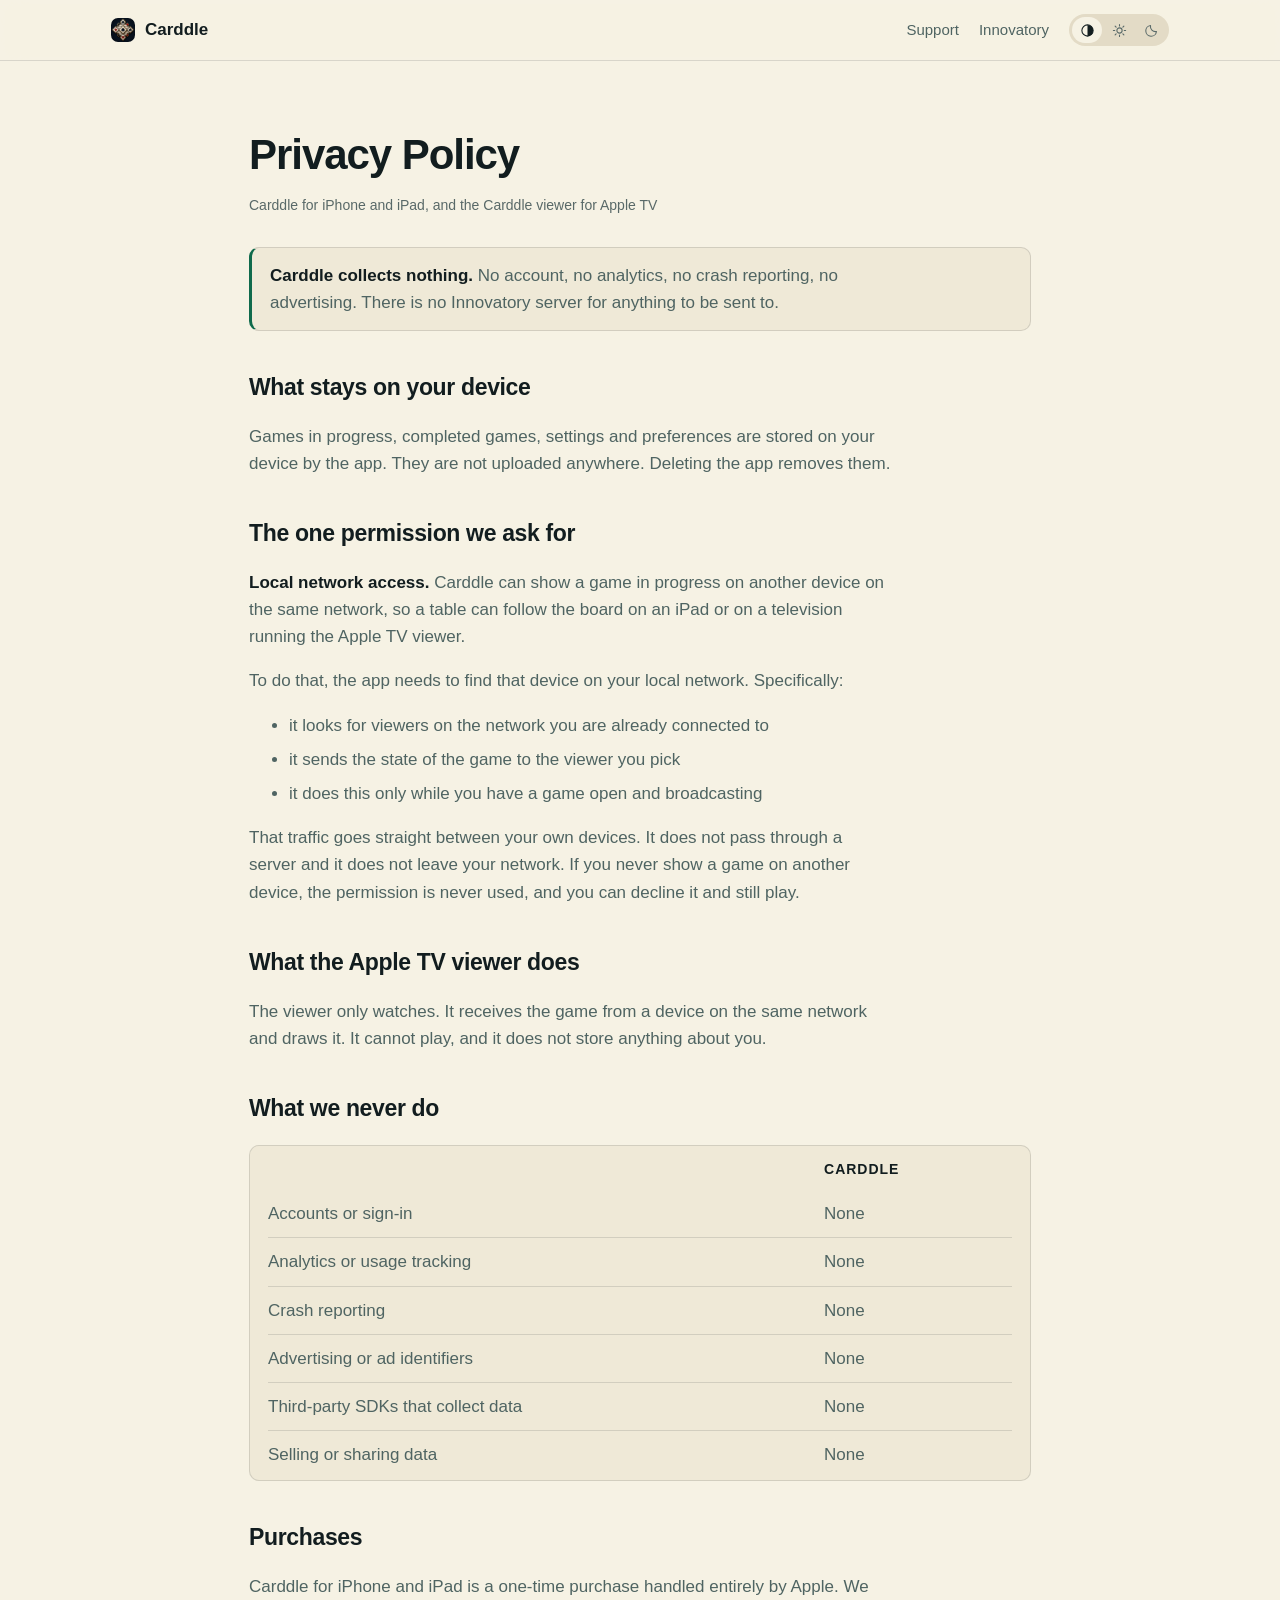
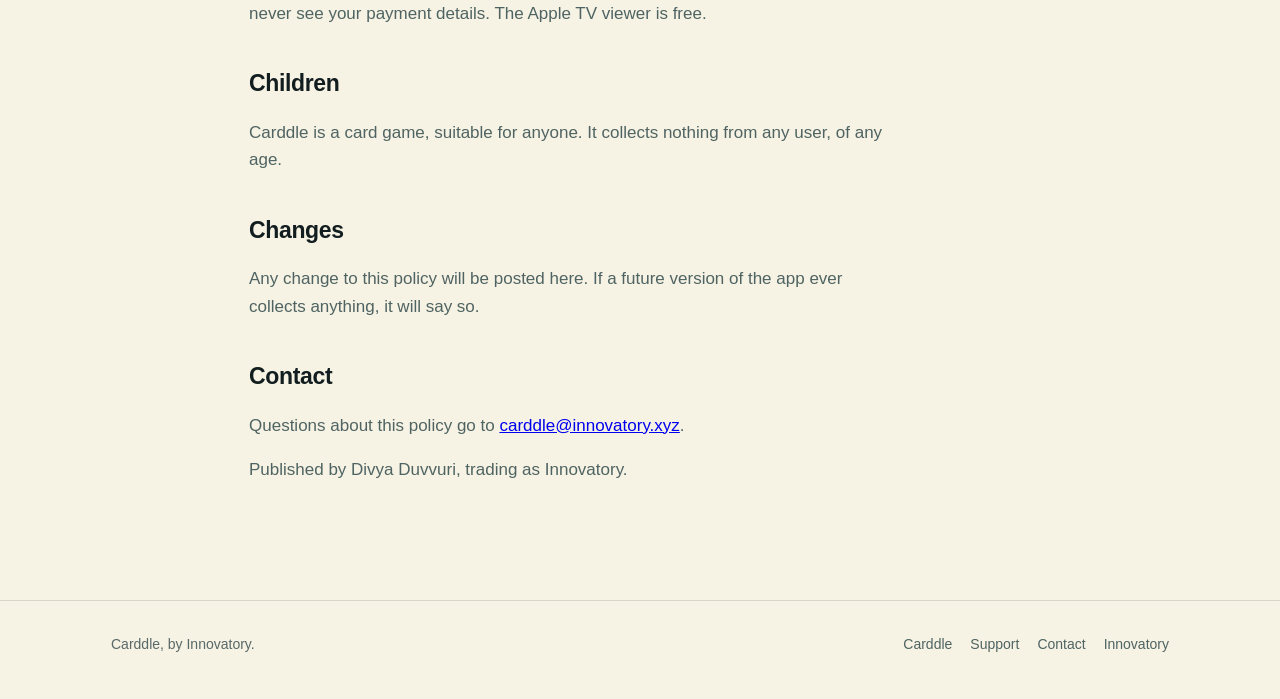
<file: privacy/index.html>
<!DOCTYPE html>
<html lang="en">
<head>
  <meta charset="UTF-8" />
  <meta name="viewport" content="width=device-width, initial-scale=1.0" />
  <title>Carddle Privacy Policy</title>
  <meta name="description" content="Carddle collects nothing. The only permission it asks for is local network access, used to show a game on another device you own." />
  <link rel="canonical" href="https://carddle.net/privacy/" />
  <link rel="icon" href="../assets/logo-128.png" type="image/png" />
  <link rel="stylesheet" href="../carddle.css" />
  <meta name="theme-color" content="#121d1f" />
  <script src="../theme.js"></script>

  <meta property="og:type" content="website" />
  <meta property="og:title" content="Carddle Privacy Policy" />
  <meta property="og:description" content="Carddle collects nothing. The only permission it asks for is local network access, used to show a game on another device you own." />
  <meta property="og:url" content="https://carddle.net/privacy/" />
  <meta property="og:image" content="https://carddle.net/assets/og.jpg" />
  <meta property="og:image:width" content="1200" />
  <meta property="og:image:height" content="630" />
  <meta name="twitter:card" content="summary_large_image" />
</head>
<body>
  <a class="skip" href="#main">Skip to content</a>

  <nav class="nav">
    <div class="wrap nav-inner">
      <a class="nav-home" href="../">
        <img src="../assets/logo-64.png" alt="" width="24" height="24" />
        <span class="nav-word">Carddle</span>
      </a>
      <div class="nav-links">
        <a href="../support/">Support</a>
        <a href="https://innovatory.xyz/" class="optional">Innovatory</a>
        <span class="theme-mount" data-theme-mount></span>
      </div>
    </div>
  </nav>

  <main id="main" class="doc">
    <div class="wrap narrow">
      <h1>Privacy Policy</h1>
      <p class="updated">Carddle for iPhone and iPad, and the Carddle viewer for Apple&nbsp;TV</p>

      <div class="note">
        <p>
          <strong>Carddle collects nothing.</strong> No account, no analytics, no crash
          reporting, no advertising. There is no Innovatory server for anything to be sent
          to.
        </p>
      </div>

      <h2>What stays on your device</h2>
      <p>
        Games in progress, completed games, settings and preferences are stored on your
        device by the app. They are not uploaded anywhere. Deleting the app removes them.
      </p>

      <h2>The one permission we ask for</h2>
      <p>
        <strong>Local network access.</strong> Carddle can show a game in progress on
        another device on the same network, so a table can follow the board on an iPad or
        on a television running the Apple&nbsp;TV viewer.
      </p>
      <p>To do that, the app needs to find that device on your local network. Specifically:</p>
      <ul>
        <li>it looks for viewers on the network you are already connected to</li>
        <li>it sends the state of the game to the viewer you pick</li>
        <li>it does this only while you have a game open and broadcasting</li>
      </ul>
      <p>
        That traffic goes straight between your own devices. It does not pass through a
        server and it does not leave your network. If you never show a game on another
        device, the permission is never used, and you can decline it and still play.
      </p>

      <h2>What the Apple TV viewer does</h2>
      <p>
        The viewer only watches. It receives the game from a device on the same network and
        draws it. It cannot play, and it does not store anything about you.
      </p>

      <h2>What we never do</h2>
      <div class="table-wrap">
        <table>
          <thead><tr><th>&nbsp;</th><th>Carddle</th></tr></thead>
          <tbody>
            <tr><td>Accounts or sign-in</td><td>None</td></tr>
            <tr><td>Analytics or usage tracking</td><td>None</td></tr>
            <tr><td>Crash reporting</td><td>None</td></tr>
            <tr><td>Advertising or ad identifiers</td><td>None</td></tr>
            <tr><td>Third-party SDKs that collect data</td><td>None</td></tr>
            <tr><td>Selling or sharing data</td><td>None</td></tr>
          </tbody>
        </table>
      </div>

      <h2>Purchases</h2>
      <p>
        Carddle for iPhone and iPad is a one-time purchase handled entirely by Apple. We
        never see your payment details. The Apple&nbsp;TV viewer is free.
      </p>

      <h2>Children</h2>
      <p>
        Carddle is a card game, suitable for anyone. It collects nothing from any user, of
        any age.
      </p>

      <h2>Changes</h2>
      <p>
        Any change to this policy will be posted here. If a future version of the app ever
        collects anything, it will say so.
      </p>

      <h2>Contact</h2>
      <p>
        Questions about this policy go to
        <a href="mailto:carddle@innovatory.xyz">carddle@innovatory.xyz</a>.
      </p>
      <p>Published by Divya&nbsp;Duvvuri, trading as Innovatory.</p>
    </div>
  </main>

  <footer class="footer">
    <div class="wrap footer-inner">
      <p>Carddle, by Innovatory.</p>
      <div class="footer-links">
        <a href="../">Carddle</a>
        <a href="../support/">Support</a>
        <a href="mailto:carddle@innovatory.xyz">Contact</a>
        <a href="https://innovatory.xyz/">Innovatory</a>
      </div>
    </div>
  </footer>
</body>
</html>
</file>
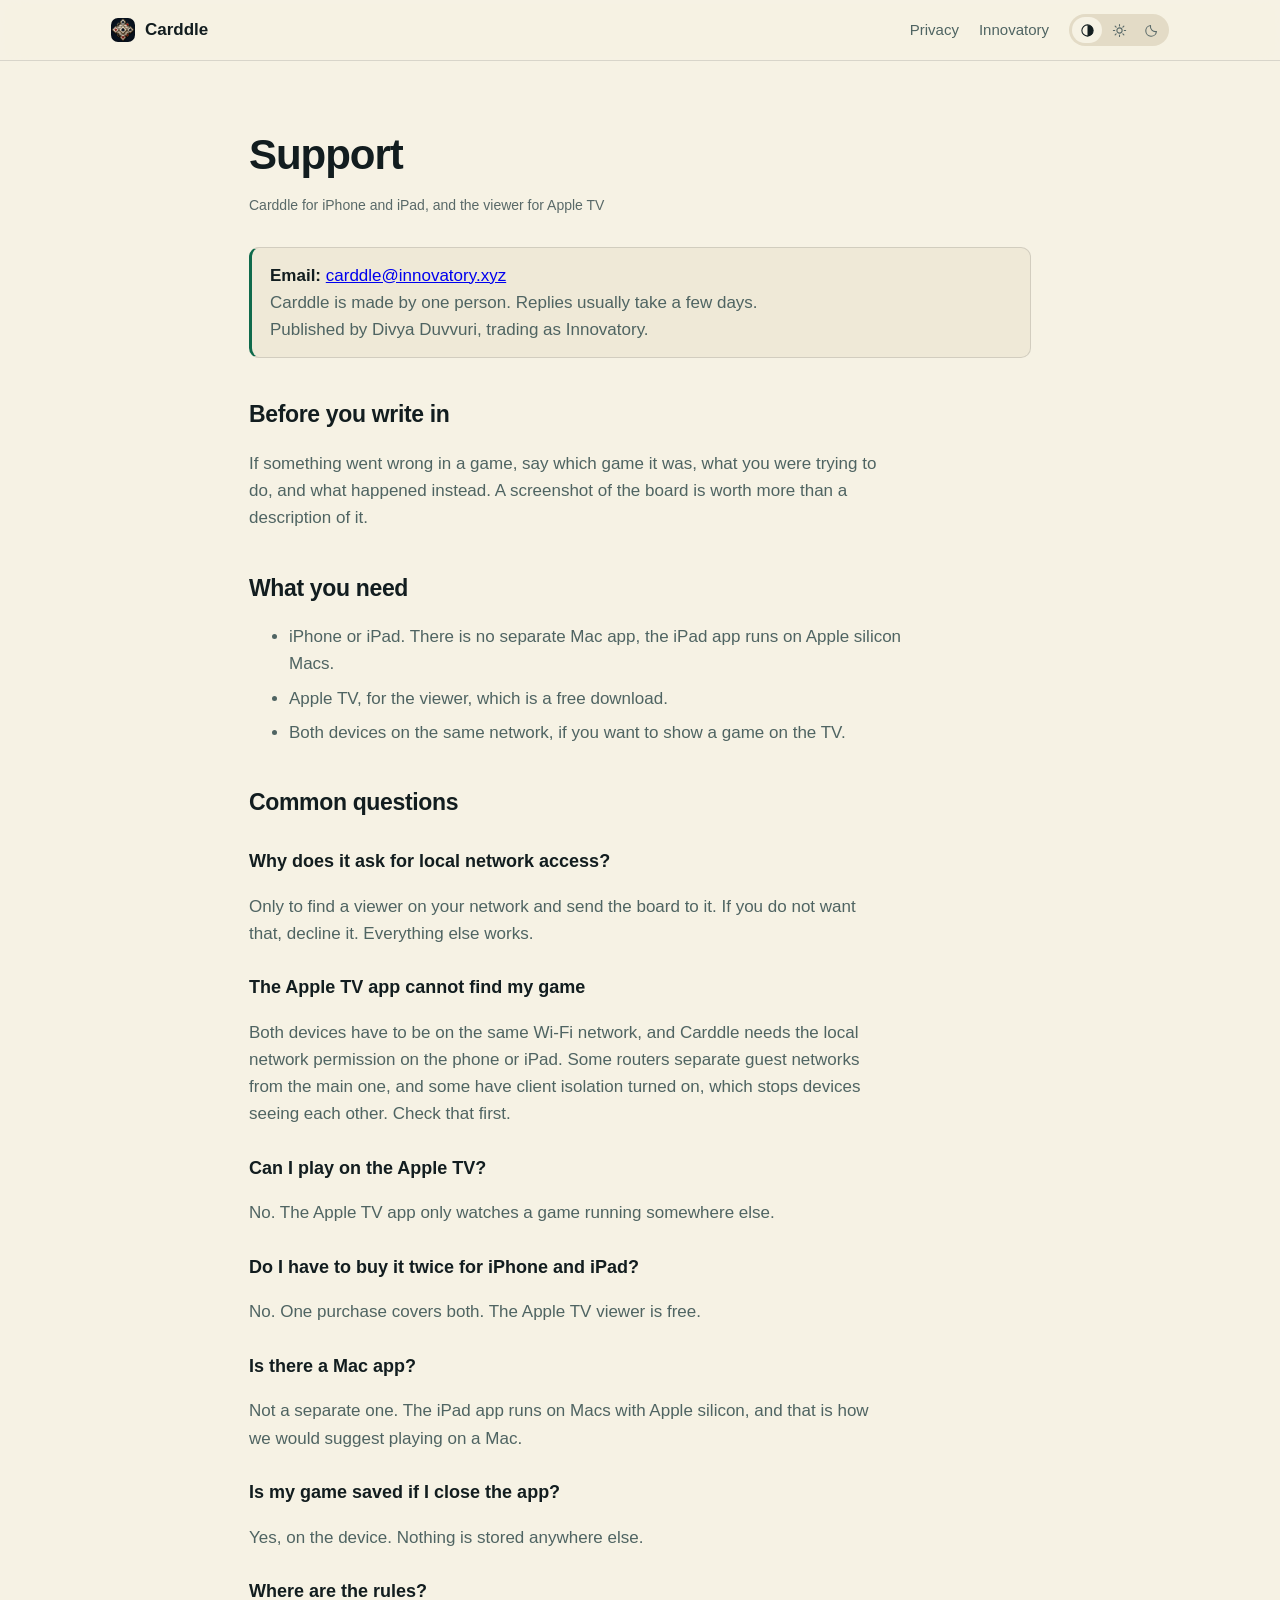
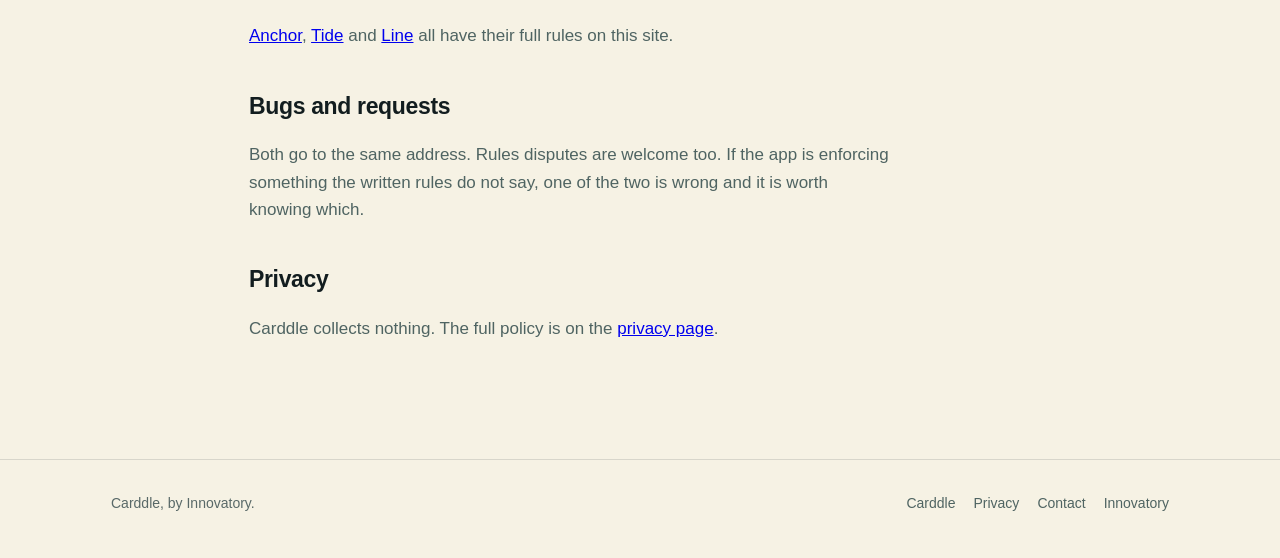
<file: support/index.html>
<!DOCTYPE html>
<html lang="en">
<head>
  <meta charset="UTF-8" />
  <meta name="viewport" content="width=device-width, initial-scale=1.0" />
  <title>Carddle Support</title>
  <meta name="description" content="Support for Carddle: how to get help, what you need to run it, and answers to common questions." />
  <link rel="canonical" href="https://carddle.net/support/" />
  <link rel="icon" href="../assets/logo-128.png" type="image/png" />
  <link rel="stylesheet" href="../carddle.css" />
  <meta name="theme-color" content="#121d1f" />
  <script src="../theme.js"></script>

  <meta property="og:type" content="website" />
  <meta property="og:title" content="Carddle Support" />
  <meta property="og:description" content="Support for Carddle: how to get help, what you need to run it, and answers to common questions." />
  <meta property="og:url" content="https://carddle.net/support/" />
  <meta property="og:image" content="https://carddle.net/assets/og.jpg" />
  <meta property="og:image:width" content="1200" />
  <meta property="og:image:height" content="630" />
  <meta name="twitter:card" content="summary_large_image" />
</head>
<body>
  <a class="skip" href="#main">Skip to content</a>

  <nav class="nav">
    <div class="wrap nav-inner">
      <a class="nav-home" href="../">
        <img src="../assets/logo-64.png" alt="" width="24" height="24" />
        <span class="nav-word">Carddle</span>
      </a>
      <div class="nav-links">
        <a href="../privacy/">Privacy</a>
        <a href="https://innovatory.xyz/" class="optional">Innovatory</a>
        <span class="theme-mount" data-theme-mount></span>
      </div>
    </div>
  </nav>

  <main id="main" class="doc">
    <div class="wrap narrow">
      <h1>Support</h1>
      <p class="updated">Carddle for iPhone and iPad, and the viewer for Apple&nbsp;TV</p>

      <div class="note">
        <p><strong>Email:</strong> <a href="mailto:carddle@innovatory.xyz">carddle@innovatory.xyz</a></p>
        <p>Carddle is made by one person. Replies usually take a few days.</p>
        <p>Published by Divya&nbsp;Duvvuri, trading as Innovatory.</p>
      </div>

      <h2>Before you write in</h2>
      <p>
        If something went wrong in a game, say which game it was, what you were trying to
        do, and what happened instead. A screenshot of the board is worth more than a
        description of it.
      </p>

      <h2>What you need</h2>
      <ul>
        <li>iPhone or iPad. There is no separate Mac app, the iPad app runs on Apple silicon Macs.</li>
        <li>Apple TV, for the viewer, which is a free download.</li>
        <li>Both devices on the same network, if you want to show a game on the TV.</li>
      </ul>

      <h2>Common questions</h2>

      <h3>Why does it ask for local network access?</h3>
      <p>
        Only to find a viewer on your network and send the board to it. If you do not want
        that, decline it. Everything else works.
      </p>

      <h3>The Apple TV app cannot find my game</h3>
      <p>
        Both devices have to be on the same Wi-Fi network, and Carddle needs the local
        network permission on the phone or iPad. Some routers separate guest networks from
        the main one, and some have client isolation turned on, which stops devices seeing
        each other. Check that first.
      </p>

      <h3>Can I play on the Apple TV?</h3>
      <p>No. The Apple TV app only watches a game running somewhere else.</p>

      <h3>Do I have to buy it twice for iPhone and iPad?</h3>
      <p>No. One purchase covers both. The Apple TV viewer is free.</p>

      <h3>Is there a Mac app?</h3>
      <p>
        Not a separate one. The iPad app runs on Macs with Apple silicon, and that is how
        we would suggest playing on a Mac.
      </p>

      <h3>Is my game saved if I close the app?</h3>
      <p>Yes, on the device. Nothing is stored anywhere else.</p>

      <h3>Where are the rules?</h3>
      <p>
        <a href="../anchor/">Anchor</a>, <a href="../tide/">Tide</a> and
        <a href="../line/">Line</a> all have their full rules on this site.
      </p>

      <h2>Bugs and requests</h2>
      <p>
        Both go to the same address. Rules disputes are welcome too. If the app is
        enforcing something the written rules do not say, one of the two is wrong and it is
        worth knowing which.
      </p>

      <h2>Privacy</h2>
      <p>
        Carddle collects nothing. The full policy is on the
        <a href="../privacy/">privacy page</a>.
      </p>
    </div>
  </main>

  <footer class="footer">
    <div class="wrap footer-inner">
      <p>Carddle, by Innovatory.</p>
      <div class="footer-links">
        <a href="../">Carddle</a>
        <a href="../privacy/">Privacy</a>
        <a href="mailto:carddle@innovatory.xyz">Contact</a>
        <a href="https://innovatory.xyz/">Innovatory</a>
      </div>
    </div>
  </footer>
</body>
</html>
</file>
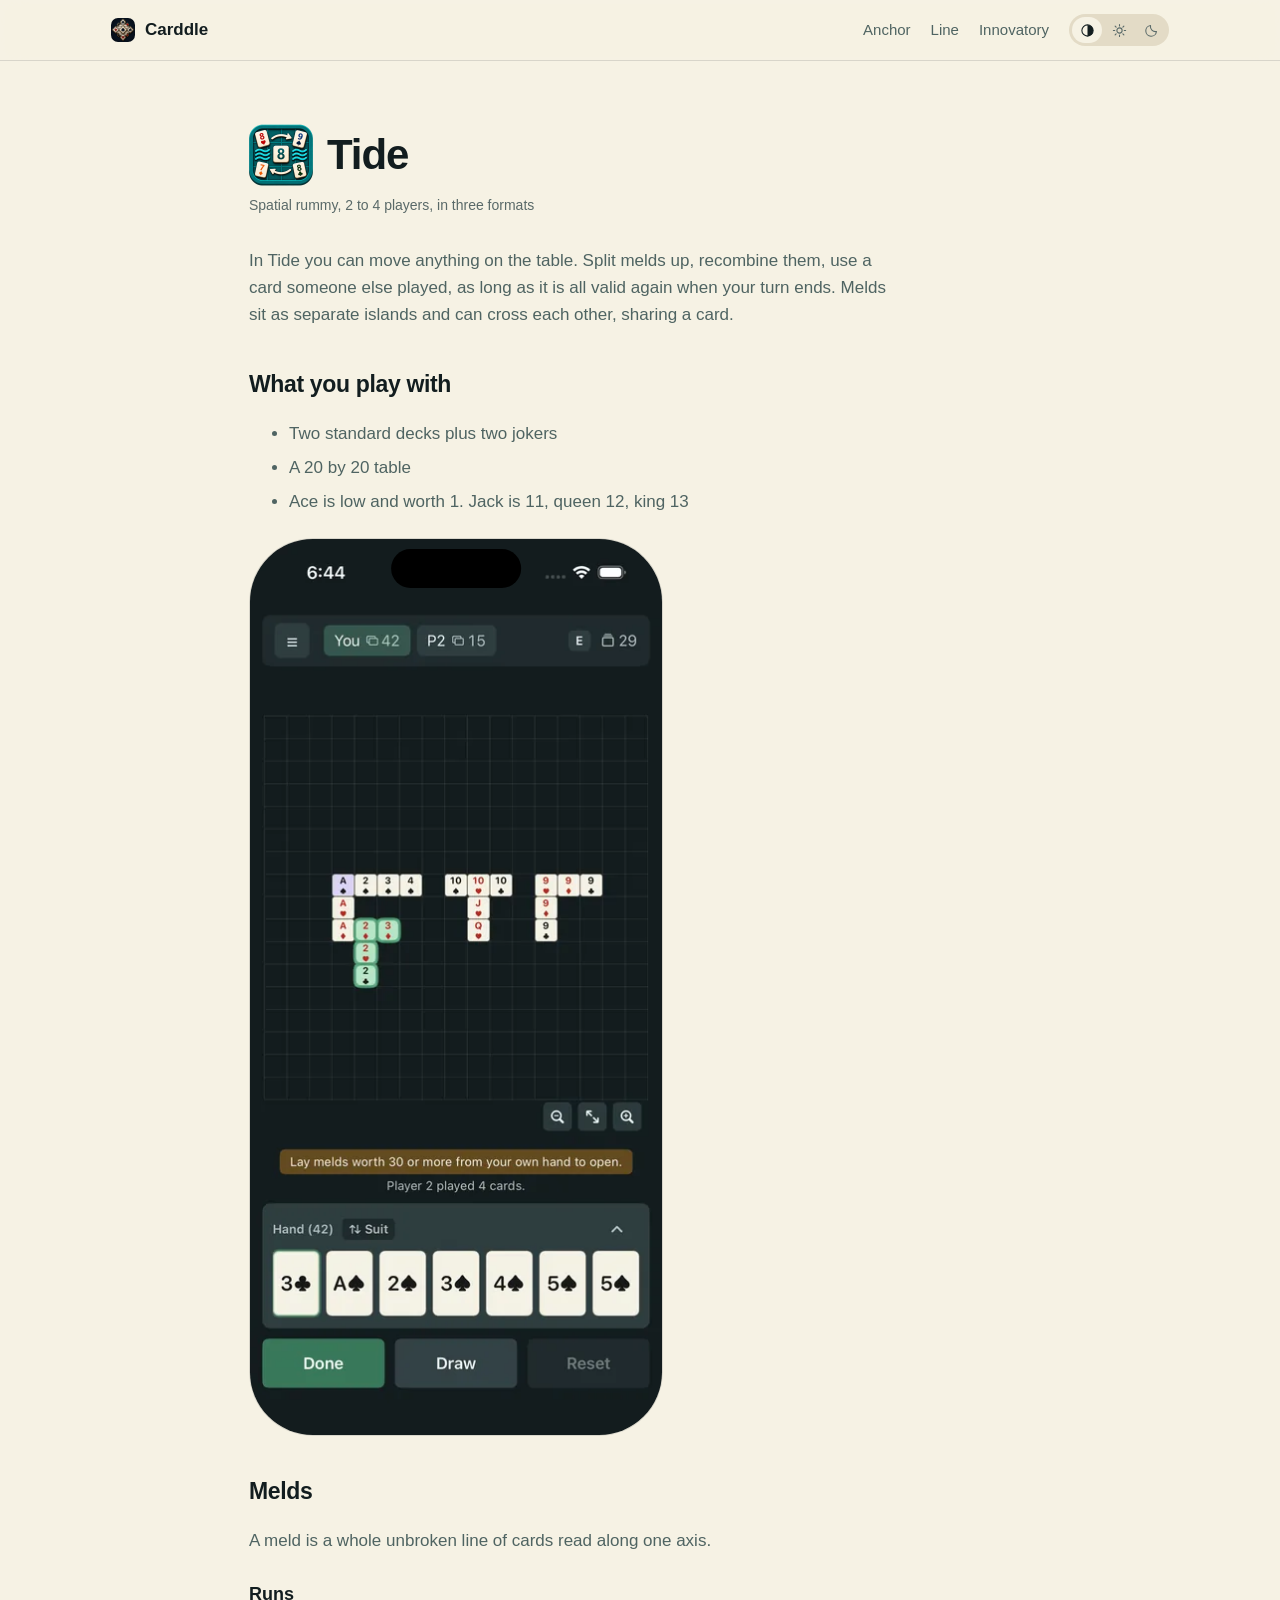
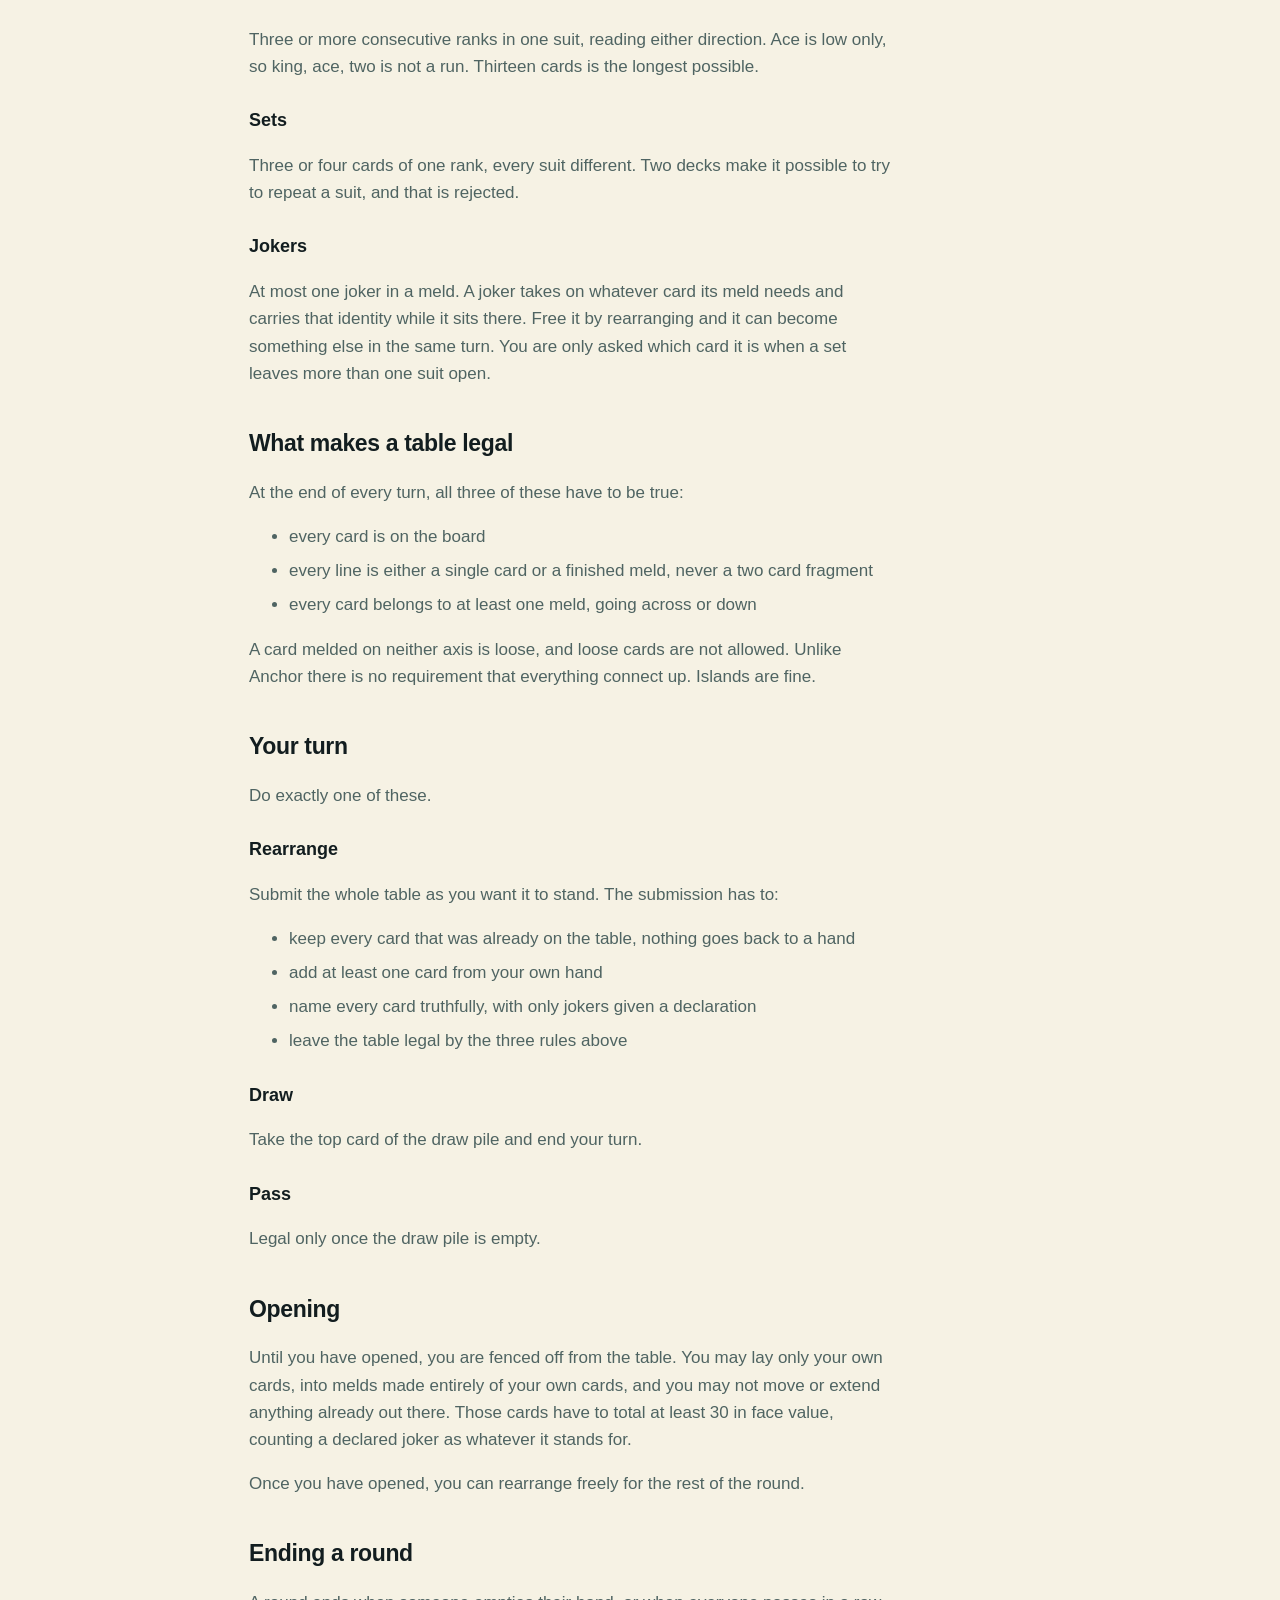
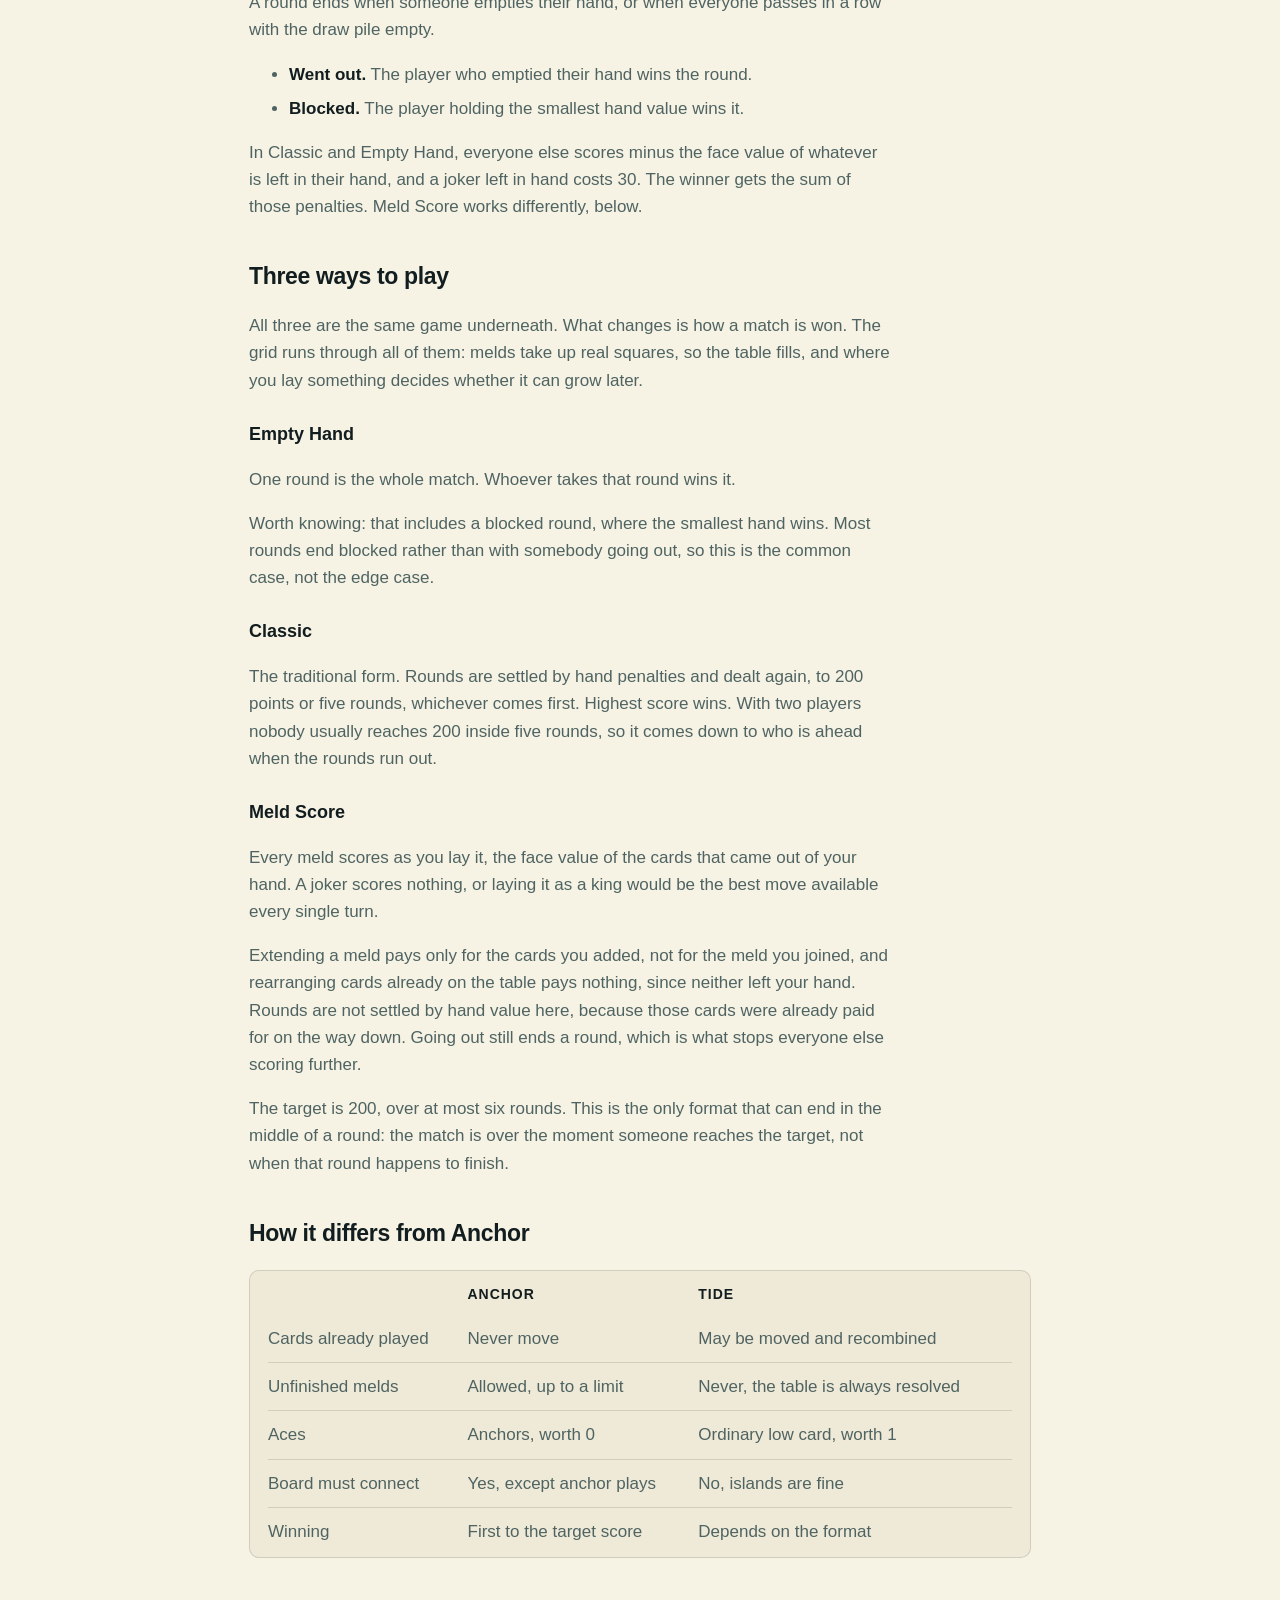
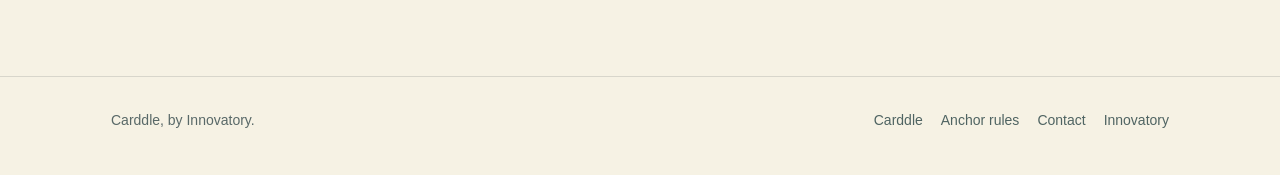
<file: tide/index.html>
<!DOCTYPE html>
<html lang="en">
<head>
  <meta charset="UTF-8" />
  <meta name="viewport" content="width=device-width, initial-scale=1.0" />
  <title>Tide rules</title>
  <meta name="description" content="How to play Tide, a spatial rummy game: melds sit as islands on a grid, and on your turn you may take the whole table apart and rebuild it." />
  <link rel="canonical" href="https://carddle.net/tide/" />
  <link rel="icon" href="../assets/logo-128.png" type="image/png" />
  <link rel="stylesheet" href="../carddle.css" />
  <meta name="theme-color" content="#121d1f" />
  <script src="../theme.js"></script>

  <meta property="og:type" content="website" />
  <meta property="og:title" content="Tide rules" />
  <meta property="og:description" content="How to play Tide, a spatial rummy game: melds sit as islands on a grid, and on your turn you may take the whole table apart and rebuild it." />
  <meta property="og:url" content="https://carddle.net/tide/" />
  <meta property="og:image" content="https://carddle.net/assets/og.jpg" />
  <meta property="og:image:width" content="1200" />
  <meta property="og:image:height" content="630" />
  <meta name="twitter:card" content="summary_large_image" />
</head>
<body>
  <a class="skip" href="#main">Skip to content</a>

  <nav class="nav">
    <div class="wrap nav-inner">
      <a class="nav-home" href="../">
        <img src="../assets/logo-64.png" alt="" width="24" height="24" />
        <span class="nav-word">Carddle</span>
      </a>
      <div class="nav-links">
        <a href="../anchor/">Anchor</a>
        <a href="../line/">Line</a>
        <a href="https://innovatory.xyz/" class="optional">Innovatory</a>
        <span class="theme-mount" data-theme-mount></span>
      </div>
    </div>
  </nav>

  <main id="main" class="doc">
    <div class="wrap narrow">
      <div class="doc-head">
        <img src="../assets/games/tide-256.png" alt="" class="doc-icon"
             width="64" height="64" />
        <h1>Tide</h1>
      </div>
      <p class="updated">Spatial rummy, 2 to 4 players, in three formats</p>

      <p>
        In Tide you can move anything on the table. Split melds up, recombine them, use a
        card someone else played, as long as it is all valid again when your turn ends.
        Melds sit as separate islands and can cross each other, sharing a card.
      </p>

      <h2>What you play with</h2>
      <ul>
        <li>Two standard decks plus two jokers</li>
        <li>A 20 by 20 table</li>
        <li>Ace is low and worth 1. Jack is 11, queen 12, king 13</li>
      </ul>

      <figure class="shot">
        <img src="../assets/shots/tide-414.webp"
             srcset="../assets/shots/tide-414.webp 1x, ../assets/shots/tide-828.webp 2x"
             width="414" height="900" alt="Tide on an iPhone" loading="lazy" />
      </figure>

      <h2>Melds</h2>
      <p>A meld is a whole unbroken line of cards read along one axis.</p>

      <h3>Runs</h3>
      <p>
        Three or more consecutive ranks in one suit, reading either direction. Ace is low
        only, so king, ace, two is not a run. Thirteen cards is the longest possible.
      </p>

      <h3>Sets</h3>
      <p>
        Three or four cards of one rank, every suit different. Two decks make it possible
        to try to repeat a suit, and that is rejected.
      </p>

      <h3>Jokers</h3>
      <p>
        At most one joker in a meld. A joker takes
        on whatever card its meld needs and carries that identity while it sits there. Free
        it by rearranging and it can become something else in the same turn. You are only
        asked which card it is when a set leaves more than one suit open.
      </p>

      <h2>What makes a table legal</h2>
      <p>At the end of every turn, all three of these have to be true:</p>
      <ul>
        <li>every card is on the board</li>
        <li>every line is either a single card or a finished meld, never a two card fragment</li>
        <li>every card belongs to at least one meld, going across or down</li>
      </ul>
      <p>
        A card melded on neither axis is loose, and loose cards are not allowed. Unlike
        Anchor there is no requirement that everything connect up. Islands are fine.
      </p>

      <h2>Your turn</h2>
      <p>Do exactly one of these.</p>

      <h3>Rearrange</h3>
      <p>Submit the whole table as you want it to stand. The submission has to:</p>
      <ul>
        <li>keep every card that was already on the table, nothing goes back to a hand</li>
        <li>add at least one card from your own hand</li>
        <li>name every card truthfully, with only jokers given a declaration</li>
        <li>leave the table legal by the three rules above</li>
      </ul>

      <h3>Draw</h3>
      <p>Take the top card of the draw pile and end your turn.</p>

      <h3>Pass</h3>
      <p>Legal only once the draw pile is empty.</p>

      <h2>Opening</h2>
      <p>
        Until you have opened, you are fenced off from the table. You may lay only your own
        cards, into melds made entirely of your own cards, and you may not move or extend
        anything already out there. Those cards have to total at least 30 in face value,
        counting a declared joker as whatever it stands for.
      </p>
      <p>Once you have opened, you can rearrange freely for the rest of the round.</p>

      <h2>Ending a round</h2>
      <p>A round ends when someone empties their hand, or when everyone passes in a row with the draw pile empty.</p>
      <ul>
        <li><strong>Went out.</strong> The player who emptied their hand wins the round.</li>
        <li><strong>Blocked.</strong> The player holding the smallest hand value wins it.</li>
      </ul>
      <p>
        In Classic and Empty Hand, everyone else scores minus the face value of whatever is
        left in their hand, and a joker left in hand costs 30. The winner gets the sum of
        those penalties. Meld Score works differently, below.
      </p>

      <h2>Three ways to play</h2>
      <p>
        All three are the same game underneath. What changes is how a match is won. The
        grid runs through all of them: melds take up real squares, so the table fills, and
        where you lay something decides whether it can grow later.
      </p>

      <h3>Empty Hand</h3>
      <p>
        One round is the whole match. Whoever takes that round wins it.
      </p>
      <p>
        Worth knowing: that includes a blocked round, where the smallest hand wins. Most
        rounds end blocked rather than with somebody going out, so this is the common case,
        not the edge case.
      </p>

      <h3>Classic</h3>
      <p>
        The traditional form. Rounds are settled by hand penalties and dealt again, to 200
        points or five rounds, whichever comes first. Highest score wins. With two players nobody
        usually reaches 200 inside five rounds, so it comes down to who is ahead when the
        rounds run out.
      </p>

      <h3>Meld Score</h3>
      <p>
        Every meld scores as you lay it, the face value of the cards that came out of your
        hand. A joker scores nothing, or laying it as a king would be the best move
        available every single turn.
      </p>
      <p>
        Extending a meld pays only for the cards you added, not for the meld you joined, and
        rearranging cards already on the table pays nothing, since neither left your hand.
        Rounds are not settled by hand value here, because those cards were already paid for
        on the way down. Going out still ends a round, which is what stops everyone else
        scoring further.
      </p>
      <p>
        The target is 200, over at most six rounds. This is the only format that can end in
        the middle of a round: the match is over the moment someone reaches the target, not
        when that round happens to finish.
      </p>

      <h2>How it differs from Anchor</h2>
      <div class="table-wrap">
        <table>
          <thead><tr><th>&nbsp;</th><th>Anchor</th><th>Tide</th></tr></thead>
          <tbody>
            <tr><td>Cards already played</td><td>Never move</td><td>May be moved and recombined</td></tr>
            <tr><td>Unfinished melds</td><td>Allowed, up to a limit</td><td>Never, the table is always resolved</td></tr>
            <tr><td>Aces</td><td>Anchors, worth 0</td><td>Ordinary low card, worth 1</td></tr>
            <tr><td>Board must connect</td><td>Yes, except anchor plays</td><td>No, islands are fine</td></tr>
            <tr><td>Winning</td><td>First to the target score</td><td>Depends on the format</td></tr>
          </tbody>
        </table>
      </div>
    </div>
  </main>

  <footer class="footer">
    <div class="wrap footer-inner">
      <p>Carddle, by Innovatory.</p>
      <div class="footer-links">
        <a href="../">Carddle</a>
        <a href="../anchor/">Anchor rules</a>
        <a href="mailto:carddle@innovatory.xyz">Contact</a>
        <a href="https://innovatory.xyz/">Innovatory</a>
      </div>
    </div>
  </footer>
</body>
</html>
</file>
<file: carddle.css>
/* Carddle site styles.

   The palette is sampled from the app rather than invented: the board is
   #121d1f, cards are #f6f2e4, the primary action is #127a57 and the suits are
   #c90a0d. The light theme reuses the card colour as the page, so the site
   reads as the same object as the game rather than a site about it. */

:root {
  color-scheme: dark;

  --bg:        #121d1f;
  --panel:     #1d2c2e;
  --panel-2:   #2a3d40;
  --line:      rgba(255, 255, 255, 0.09);
  --grid:      rgba(255, 255, 255, 0.055);
  --gridline:  rgba(255, 255, 255, 0.14);

  --text:      #eef2f1;
  --muted:     #a3b6b4;
  --faint:     #8ca09e;   /* clears 4.5:1 on the panels, not just the board */

  --card:      #f6f2e4;
  --card-ink:  #121d1f;
  --card-edge: rgba(0, 0, 0, 0.35);

  --green:     #127a57;   /* the app's button green, used as a fill */
  --green-hi:  #17936a;
  --on-green:  #ffffff;
  /* #127a57 is only 3.23:1 on the board, so text set in green uses a lighter
     tint of the same hue at 5.05:1. Fills are unaffected: white on #127a57 is
     5.32:1 and passes. */
  --green-text: #179e71;
  --red:       #c90a0d;
  --lilac:     #ddd4f8;

  --wash:      rgba(255, 255, 255, 0.035);
  --btn-edge:  rgba(255, 255, 255, 0.28);
  --measure:   68ch;
  --radius:    14px;
}

:root[data-theme="light"] {
  color-scheme: light;

  --bg:        #f6f2e4;
  --panel:     #efe9d7;
  --panel-2:   #e3dbc6;
  --line:      rgba(18, 29, 31, 0.13);
  --grid:      rgba(18, 29, 31, 0.07);
  --gridline:  rgba(18, 29, 31, 0.16);

  --text:      #121d1f;
  --muted:     #4f6462;
  --faint:     #596968;   /* 3.68:1 on cream was too low; this is 5.14:1 */

  --card:      #ffffff;
  --card-ink:  #121d1f;
  --card-edge: rgba(18, 29, 31, 0.22);

  --green:     #0f6a4b;
  --green-hi:  #0c5a40;
  --on-green:  #ffffff;
  --green-text: #0c5a40;
  --red:       #b00a0d;
  --lilac:     #6b4fbe;

  --wash:      rgba(18, 29, 31, 0.035);
  --btn-edge:  rgba(18, 29, 31, 0.32);
}

* { box-sizing: border-box; }

html { -webkit-text-size-adjust: 100%; }

body {
  margin: 0;
  background: var(--bg);
  color: var(--text);
  font: 400 17px/1.6 ui-sans-serif, -apple-system, BlinkMacSystemFont, "Segoe UI",
        Roboto, Helvetica, Arial, sans-serif;
  -webkit-font-smoothing: antialiased;
}

body.home {
  /* The board's grid, at a fraction of its strength in the app. */
  background-image:
    linear-gradient(var(--grid) 1px, transparent 1px),
    linear-gradient(90deg, var(--grid) 1px, transparent 1px);
  background-size: 46px 46px, 46px 46px;
  /* Anchored to the horizontal centre, so the vertical lines land at
     W/2 - 23 + 46k. A centred box whose width is 46 + 92k then has both of its
     edges exactly on a line at any window width. That is why the two column
     widths below are 1058 and 782 rather than round numbers. */
  background-position: 50% 0;
}

.wrap { width: min(1058px, calc(100% - 44px)); margin-inline: auto; }
.narrow { width: min(782px, calc(100% - 44px)); }

/* Below the maximum the column would drift up to 23px off the grid, so round
   it down to the nearest width that still satisfies 46 + 92k. Guarded twice:
   @supports because a browser without round() would otherwise drop the whole
   width and go full bleed, and a min-width because on a phone the wider text
   column is worth more than the alignment. */
@supports (width: round(down, 100px, 92px)) {
  @media (min-width: 700px) {
    .wrap { width: min(1058px, calc(46px + round(down, 100% - 90px, 92px))); }
    .narrow { width: min(782px, calc(46px + round(down, 100% - 90px, 92px))); }
  }
}

.skip {
  position: absolute; left: -9999px;
  background: var(--card); color: var(--card-ink);
  padding: 10px 16px; border-radius: 8px;
}
.skip:focus { left: 16px; top: 16px; z-index: 10; }

/* ---------------------------------------------------------------------- nav */

.nav {
  position: sticky; top: 0; z-index: 5;
  background: color-mix(in srgb, var(--bg) 82%, transparent);
  backdrop-filter: saturate(160%) blur(12px);
  border-bottom: 1px solid var(--line);
}
.nav-inner { display: flex; align-items: center; gap: 16px; height: 60px; }
.nav-home { display: inline-flex; align-items: center; gap: 10px; text-decoration: none; color: var(--text); font-weight: 650; }
.nav-home img { border-radius: 7px; }
.nav-links { margin-left: auto; display: flex; align-items: center; gap: 20px; }
.nav-links a { color: var(--muted); text-decoration: none; font-size: 15px; }
.nav-links a:hover { color: var(--text); }

/* ------------------------------------------------------------------- cards */
/* Real card elements rather than images, so they stay crisp and theme with
   the rest of the page. */

.card {
  display: inline-flex;
  flex-direction: column;
  align-items: center;
  justify-content: center;
  width: 46px; height: 62px;
  background: var(--card);
  color: var(--card-ink);
  border-radius: 6px;
  box-shadow: 0 1px 0 var(--card-edge), 0 6px 14px rgba(0,0,0,0.22);
  font-weight: 650;
  line-height: 1.05;
  user-select: none;
}
.card .r { font-size: 17px; }
.card .s { font-size: 14px; }
.card.red { color: var(--red); }
.card.pick { outline: 3px solid var(--lilac); outline-offset: 2px; }
.card.small { width: 34px; height: 46px; border-radius: 5px; }
.card.small .r { font-size: 13px; }
.card.small .s { font-size: 11px; }

.hand { display: flex; gap: 8px; flex-wrap: wrap; }
.meld { display: inline-flex; gap: 5px; padding: 10px; background: var(--wash);
        border: 1px solid var(--line); border-radius: 10px; }

/* Both card rows draw their own board rather than relying on the page's
   background grid. Two reasons: a game card's panel hides the page grid
   entirely, and the row's vertical position is not on a grid line, so a card
   the height of one cell had lines running behind it instead of around it. A
   self-anchored background is framed correctly on all four sides by
   construction. The cell has to be larger than the card for that to be
   visible at all, which is why the hero uses 92 and not 46. */
.board {
  /* Opaque, not the translucent wash: the page's own grid was showing through
     the board and reading as a second, misaligned set of lines inside it. */
  background-color: var(--panel);
  background-image:
    linear-gradient(var(--gridline) 1px, transparent 1px),
    linear-gradient(90deg, var(--gridline) 1px, transparent 1px);
  background-position: 0 0;
  border-radius: 4px;
  gap: 0; padding: 0; border: 0;
  /* The gradient paints its line at the start of each tile, so the board got a
     line at x=0 and y=0 but nothing at the far edge, where the next line would
     fall just outside the box. This closes the last row and column. An inset
     shadow rather than a border, so the 92px and 46px cells still fit exactly,
     and offset rather than spread so it lands only on the right and bottom: a
     full ring doubled up with the gradient on the other two sides and made
     them visibly darker. */
  box-shadow: inset -1px -1px 0 0 var(--gridline);
}

/* The hero board sizes from its container, not the viewport. That keeps the
   whole five-card run visible inside Safari's mobile margins and bars. */
.hero .meld {
  display: inline-grid;
  width: min(460px, 100%);
  aspect-ratio: 5 / 1;
  grid-template-columns: repeat(5, minmax(0, 1fr));
  grid-auto-rows: 100%;
  background-size: 20% 100%;
}
.hero .meld .card {
  width: 50%;
  height: 67.4%;
  margin: auto;
}
.hero .meld .card .r { font-size: clamp(12px, 3.7vw, 17px); }
.hero .meld .card .s { font-size: clamp(10px, 3vw, 14px); }

.game .demo {
  /* A game card is already --panel, so the board inside it needs the next step
     up or it disappears. */
  background-color: var(--panel-2);
  display: grid;
  /* Sized the same way as the hero board: a percentage grid, so six cells and
     the six background stripes stay in step at any width. A fixed 6 x 46px was
     276px, which is wider than a game card on a 320px screen. */
  width: min(276px, 100%);
  aspect-ratio: 6 / 1;
  grid-template-columns: repeat(6, minmax(0, 1fr));
  grid-auto-rows: 100%;
  background-size: 16.6667% 100%;
}
.game .demo .card.small { width: 73.9%; height: 82.6%; margin: auto; border-radius: 4px; }
.game .demo .card.small .r { font-size: 13px; line-height: 1.1; }
.game .demo .card.small .s { font-size: 10px; }

/* -------------------------------------------------------------------- hero */

.hero { padding: clamp(44px, 7vw, 88px) 0 clamp(28px, 4vw, 48px); text-align: center; }
.hero .mark { border-radius: 20px; box-shadow: 0 10px 30px rgba(0,0,0,0.3); }
.hero h1 {
  font-size: clamp(34px, 5.2vw, 58px);
  line-height: 1.04; letter-spacing: -0.03em;
  margin: 20px auto 14px; max-width: 18ch;
}
.hero p.sub { color: var(--muted); font-size: clamp(16px, 1.8vw, 19px);
              max-width: 56ch; margin: 0 auto 26px; }

.btn {
  display: inline-flex; align-items: center; gap: 9px;
  padding: 13px 22px; border-radius: 11px;
  font-weight: 650; font-size: 15px; text-decoration: none;
  border: 1px solid transparent;
}
.btn-primary { background: var(--green); color: var(--on-green); }
.btn-primary:hover { background: var(--green-hi); }
/* --line is deliberately faint for hairlines between sections, which made a
   ghost button almost invisible on cream. Buttons get their own stronger
   border and a slight fill so the shape reads as a control. */
.btn-ghost {
  border-color: var(--btn-edge);
  background: var(--wash);
  color: var(--text);
}
.btn-ghost:hover { background: var(--panel-2); border-color: var(--muted); }
.cta-row { display: flex; gap: 12px; justify-content: center; flex-wrap: wrap; }

/* ----------------------------------------------------------------- sections */

.section { padding: clamp(36px, 5vw, 68px) 0; }
.section h2 { font-size: clamp(24px, 3vw, 34px); letter-spacing: -0.02em; margin: 0 0 8px; }
.kicker { text-transform: uppercase; letter-spacing: 0.12em; font-size: 12px;
          font-weight: 700; color: var(--green-text); margin: 0 0 10px; }
.lede { color: var(--muted); max-width: var(--measure); }

/* The three names, one per line. As a paragraph the parallel clauses ran
   together; as a list the name is the subject and the game cards below carry
   the actual rules instead of restating them here. */
.names {
  list-style: none; margin: 12px 0 0; padding: 0;
  display: grid; gap: 8px; max-width: var(--measure);
}
.names li { position: relative; padding-left: 18px; color: var(--muted); }
.names li::before {
  content: ""; position: absolute; left: 0; top: 0.62em;
  width: 6px; height: 6px; border-radius: 50%; background: var(--green-text);
}
.names strong { color: var(--text); font-weight: 700; }

/* 1058 is 23 cells. Two 46px gaps leave three 322px columns of seven cells
   each, so every card edge sits on a grid line. The 322px minimum keeps that
   true as the grid drops to two columns and then one. */
.games { display: grid; gap: 46px; grid-template-columns: repeat(auto-fit, minmax(min(322px, 100%), 1fr)); margin-top: 26px; }
.game {
  background: var(--panel); border: 1px solid var(--line);
  border-radius: var(--radius); padding: 22px; text-decoration: none; color: inherit;
  display: flex; flex-direction: column; gap: 12px;
}
.game:hover { border-color: var(--green); }
.game h3 { margin: 0; font-size: 21px; }

/* Each game has its own icon. On a card it sits beside the title; on a rules
   page it sits beside the h1, which is why the sizes differ. */
.game-head { display: flex; align-items: center; gap: 12px; }
.game-icon { width: 46px; height: 46px; flex: none; display: block; }

.doc-head { display: flex; align-items: center; gap: 14px; margin: 0 0 6px; }
/* .doc h1 sets a 6px bottom margin and, at equal specificity, comes later in
   the file, so it won and pushed the title 3px above the icon's centre. */
.doc .doc-head h1 { margin: 0; }
.doc-icon { width: 64px; height: 64px; flex: none; display: block; }
@media (max-width: 480px) {
  .doc-icon { width: 52px; height: 52px; }
  .game-icon { width: 40px; height: 40px; }
}
.game p { margin: 0; color: var(--muted); font-size: 15px; }
/* The three descriptions run to different lengths, so the demo rows sat at
   different heights across the row of cards. margin-top:auto pushes each one
   to the bottom of its own card and lines them up. No padding: the row is a
   board now, and padding would push the cards off its own cells. */
.game .demo { margin-top: auto; padding: 0; }

/* --------------------------------------------------------------------- doc */

.doc { padding: clamp(32px, 5vw, 60px) 0 60px; }
.doc h1 { font-size: clamp(30px, 4vw, 42px); letter-spacing: -0.025em; margin: 0 0 6px; }
.doc .updated { color: var(--faint); font-size: 14px; margin: 0 0 30px; }
.doc h2 { font-size: 23px; margin: 38px 0 10px; letter-spacing: -0.015em; }
.doc h3 { font-size: 18px; margin: 26px 0 8px; }
.doc p, .doc li { color: var(--muted); max-width: var(--measure); }
.doc li { margin-bottom: 7px; }
.doc strong { color: var(--text); }
.doc code {
  background: var(--wash); border: 1px solid var(--line);
  padding: 1px 5px; border-radius: 5px; font-size: 0.9em;
  font-family: ui-monospace, SFMono-Regular, Menlo, monospace;
}

/* Opaque, like .note below. A table's own rules read as a second grid when
   the page's grid runs behind them, and the two never line up. */
.table-wrap {
  overflow-x: auto; margin: 18px 0;
  background: var(--panel); border: 1px solid var(--line);
  border-radius: 10px; padding: 2px 18px;
}
.doc table { border-collapse: collapse; min-width: 320px; width: 100%; }
.doc th, .doc td { text-align: left; padding: 10px 16px 10px 0; border-bottom: 1px solid var(--line); }
.doc tr:last-child th, .doc tr:last-child td { border-bottom: 0; }
.doc th { color: var(--text); font-size: 14px; text-transform: uppercase; letter-spacing: 0.07em; }
.doc td { color: var(--muted); }

/* Screens. The clips autoplay because a poster frame with no play button
   reads as a picture, not a control, and nobody clicks it. They are silent,
   looping and about 150KB each. Anyone who has asked for less motion gets the
   poster instead. */
.clips {
  display: grid; gap: 28px; margin-top: 26px;
  grid-template-columns: repeat(auto-fit, minmax(min(240px, 100%), 1fr));
}
/* The clip is a phone screen, so its corner has to be the phone's corner.
   The capture is 1206px wide with a 186px radius (62pt at 3x), which is
   15.42% of the width. cqw keeps that true at whatever size the grid gives it,
   rather than the 22px guess that was here before. */
.clip { margin: 0; container-type: inline-size; }
.clip-frame {
  position: relative;
  border-radius: 15.42cqw;
  overflow: hidden;
  /* Opaque. The page's grid used to show through the clips. */
  background: var(--panel);
  border: 1px solid var(--line);
}
.clip video { display: block; width: 100%; height: auto; }

/* Dynamic Island. A screen capture only holds the framebuffer, so the status
   bar has the gap but not the pill. 126 x 37.33pt sitting 11pt down, on a
   402pt wide screen: 31.34%, 9.29% and 2.74% of the width. */
.clip-frame::after {
  content: "";
  position: absolute;
  left: 50%;
  transform: translateX(-50%);
  top: 2.74cqw;
  width: 31.34cqw;
  height: 9.29cqw;
  border-radius: 4.65cqw;
  background: #000;
  pointer-events: none;
  z-index: 1;
}

.clip-play {
  position: absolute; inset: 0;
  display: grid; place-items: center;
  border: 0; padding: 0; cursor: pointer;
  background: rgba(9, 15, 16, 0.42);
  transition: background 0.2s ease;
}
/* While a clip plays the control stays present and focusable but gets out of
   the way, appearing only on hover or keyboard focus. */
.clip-play.playing { background: transparent; }
.clip-play.playing svg { opacity: 0; transition: opacity 0.18s ease; }
.clip-play.playing:hover, .clip-play.playing:focus-visible { background: rgba(9, 15, 16, 0.3); }
.clip-play.playing:hover svg, .clip-play.playing:focus-visible svg { opacity: 1; }
.clip-play .i-pause { display: none; }
.clip-play.playing .i-play { display: none; }
.clip-play.playing .i-pause { display: block; }
.clip-play:hover, .clip-play:focus-visible { background: rgba(9, 15, 16, 0.24); }
.clip-play:focus-visible { outline: 3px solid var(--green-text); outline-offset: -6px; }
.clip-play svg { width: 22cqw; height: 22cqw; }
.clip-play circle { fill: rgba(9, 15, 16, 0.55); stroke: rgba(255,255,255,0.9); stroke-width: 1.2; }
.clip-play path { fill: #fff; }

.clip figcaption {
  margin-top: 12px; color: var(--muted); font-size: 15px; font-weight: 650;
  text-align: center;
}
@media (prefers-reduced-motion: reduce) {
  .clip video { display: none; }
  .clip { background-size: cover; }
  .clip::before {
    content: ""; display: block; width: 100%; aspect-ratio: 414 / 900;
    border-radius: 22px; border: 1px solid var(--line);
    background: var(--panel) var(--poster) center / cover no-repeat;
  }
}

/* The Apple TV shots are 16:9 and full of small type, so three side by side
   would be unreadable. One at a time, swiped, with the next one peeking so it
   is obvious there are more. */
.tv-strip {
  display: flex; gap: 20px; margin-top: 26px;
  overflow-x: auto; scroll-snap-type: x mandatory;
  scroll-padding-left: 0; padding-bottom: 6px;
  scrollbar-width: thin;
  overscroll-behavior-x: contain;
}
.tv-strip:focus-visible { outline: 3px solid var(--green-text); outline-offset: 6px; }
.tv { margin: 0; flex: 0 0 min(720px, 88%); scroll-snap-align: start; }
/* A television, not a card. The bottom bezel is deeper than the other three,
   which is what reads as a TV rather than a picture frame, and the stand is
   what stops it reading as a phone in landscape. */
.tv-set { container-type: inline-size; }
.tv-screen {
  background: #17191a;
  border: 1px solid rgba(255,255,255,0.08);
  border-radius: 1.6cqw;
  padding: 1.1cqw 1.1cqw 2.6cqw;
  box-shadow: 0 22px 48px rgba(0,0,0,0.34), inset 0 1px 0 rgba(255,255,255,0.06);
}
.tv-screen img {
  display: block; width: 100%; height: auto;
  border-radius: 0.5cqw;
  background: #0b0f10;
}
.tv-stand { position: relative; height: 3.4cqw; }
.tv-stand::before {
  content: ""; position: absolute; top: 0; left: 50%; transform: translateX(-50%);
  width: 13%; height: 2.2cqw;
  background: linear-gradient(#1d2021, #24282a);
  border-radius: 0 0 0.5cqw 0.5cqw;
}
.tv-stand::after {
  content: ""; position: absolute; bottom: 0; left: 50%; transform: translateX(-50%);
  width: 34%; height: 1.2cqw;
  background: linear-gradient(#24282a, #141617);
  border-radius: 0.8cqw;
  box-shadow: 0 0.7cqw 1.4cqw rgba(0,0,0,0.32);
}
.tv figcaption {
  margin-top: 12px; text-align: center;
  color: var(--muted); font-size: 15px; font-weight: 650;
}
.tv-hint { color: var(--faint); font-size: 14px; margin: 10px 0 0; }
@media (min-width: 1100px) { .tv-hint { display: none; } }

.shot {
  margin: 22px 0 26px;
  width: min(414px, 100%);
  position: relative;
  container-type: inline-size;
}
.shot img {
  display: block; width: 100%; height: auto;
  border-radius: 15.42cqw; border: 1px solid var(--line);
}
.shot::after {
  content: "";
  position: absolute;
  left: 50%;
  transform: translateX(-50%);
  top: 2.74cqw;
  width: 31.34cqw;
  height: 9.29cqw;
  border-radius: 4.65cqw;
  background: #000;
  pointer-events: none;
}

.note {
  background: var(--panel); border: 1px solid var(--line);
  border-left: 3px solid var(--green);
  border-radius: 10px; padding: 14px 18px; margin: 20px 0;
}
.note p { margin: 0; }

/* ------------------------------------------------------------------ footer */

.footer { border-top: 1px solid var(--line); padding: 32px 0 44px; margin-top: 40px; }
.footer-inner { display: flex; gap: 20px; flex-wrap: wrap; align-items: baseline; }
.footer p { margin: 0; color: var(--faint); font-size: 14px; }
.footer-links { margin-left: auto; display: flex; gap: 18px; flex-wrap: wrap; }
.footer-links a { color: var(--muted); text-decoration: none; font-size: 14px; }
.footer-links a:hover { color: var(--text); }

/* ------------------------------------------------------------ theme switch */

.theme-switch { display: inline-flex; gap: 2px; padding: 3px;
                background: var(--panel-2); border-radius: 999px; }
.theme-switch button {
  width: 30px; height: 26px; display: grid; place-items: center;
  border: 0; background: transparent; color: var(--faint);
  border-radius: 999px; cursor: pointer;
}
.theme-switch button[aria-checked="true"] { background: var(--bg); color: var(--text); }
.theme-switch svg { width: 15px; height: 15px; }

@media (max-width: 620px) {
  .nav-links a.optional { display: none; }
  .nav-home .nav-word { display: none; }
  .nav-links { gap: 14px; }
}

.avail { color: var(--muted); font-size: 15px; margin: 22px auto 0; max-width: 48ch; }
</file>
